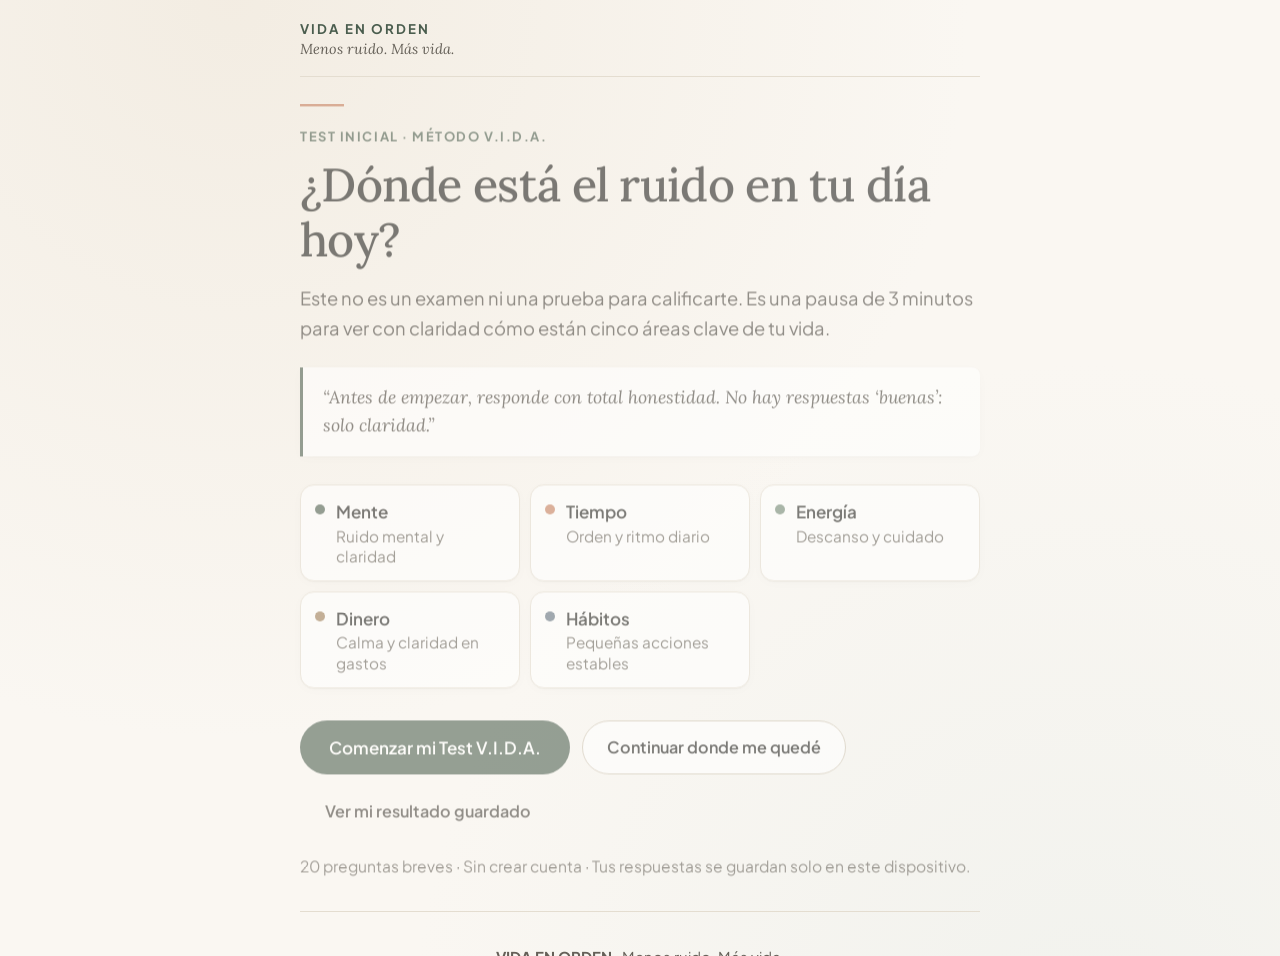
<file: index.html>
<!DOCTYPE html>
<html lang="es">
<head>
  <meta charset="UTF-8" />
  <meta http-equiv="refresh" content="0; url=./producto/webapp/index.html" />
  <meta name="viewport" content="width=device-width, initial-scale=1.0" />
  <title>VIDA EN ORDEN — Test V.I.D.A.</title>
  <style>
    body { font-family: -apple-system, BlinkMacSystemFont, sans-serif; background: #FAF7F2; color: #232320; display: grid; place-items: center; min-height: 100vh; margin: 0; }
    a { color: #4A5D4E; font-weight: 600; }
  </style>
</head>
<body>
  <p>Abriendo <a href="./producto/webapp/index.html">Test V.I.D.A. — VIDA EN ORDEN</a>...</p>
</body>
</html>
</file>
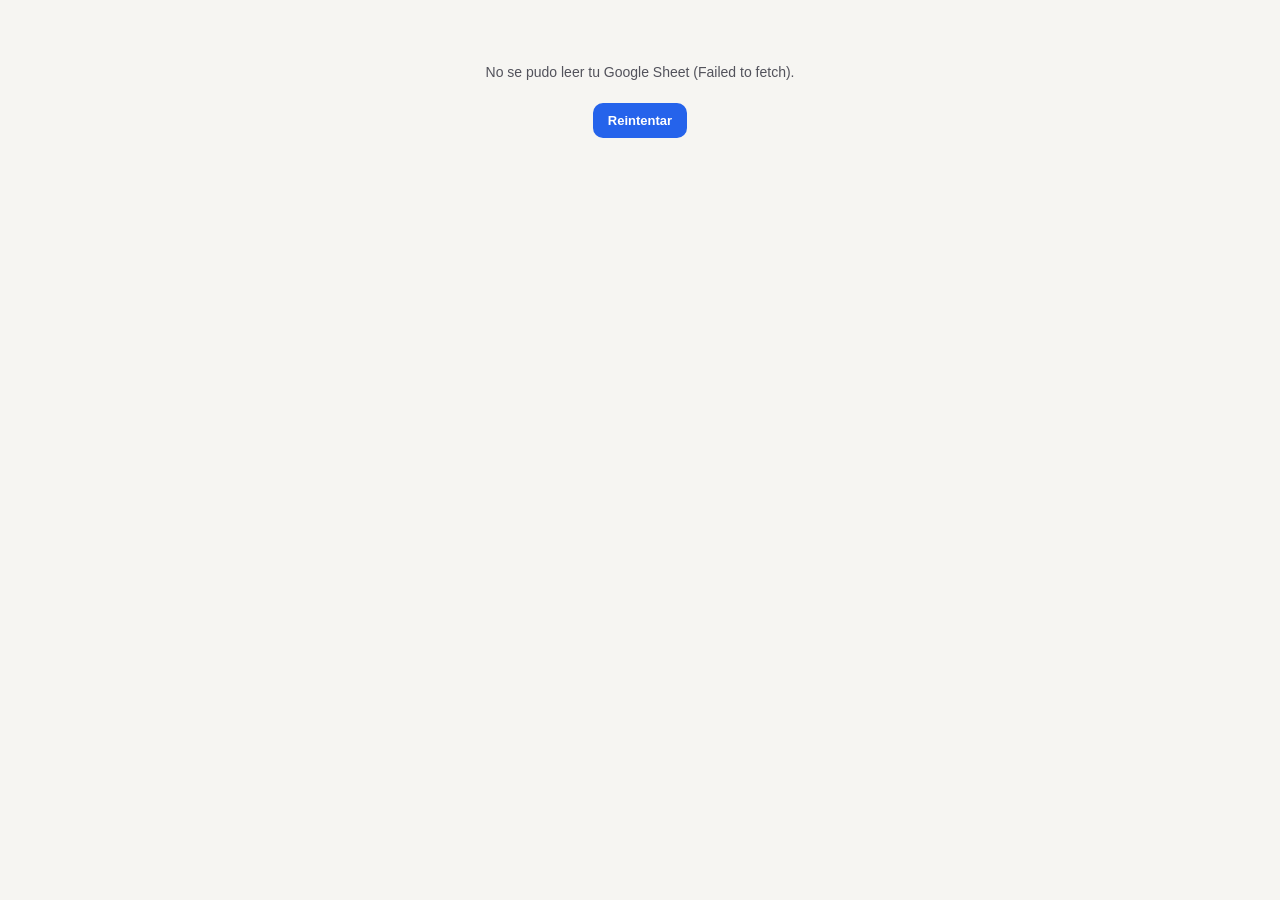
<file: m/index.html>
<!DOCTYPE html>
<html lang="es">
<head>
  <meta charset="UTF-8" />
  <meta name="viewport" content="width=device-width, initial-scale=1.0, viewport-fit=cover" />
  <meta name="apple-mobile-web-app-capable" content="yes" />
  <meta name="apple-mobile-web-app-status-bar-style" content="default" />
  <meta name="apple-mobile-web-app-title" content="Proyectos" />
  <meta name="robots" content="noindex, nofollow" />
  <link rel="apple-touch-icon" sizes="180x180" href="./apple-touch-icon.png" />
  <link rel="icon" type="image/png" sizes="180x180" href="./apple-touch-icon.png" />
  <title>Mis Proyectos — Kanban</title>
  <style>
    :root {
      --bg: #f6f5f2;
      --card: #ffffff;
      --card-inner: #faf9f6;
      --border: #e5e7eb;
      --fg: #18181b;
      --muted: #52525b;
      --accent: #2563eb;
      --accent-fg: #ffffff;
      --inst-bg: #eff6ff;
      --inst-bd: #bfdbfe;
      --ok: #16a34a;
      --warn-bg: #fef3c7;
      --warn-bd: #fde68a;
      --warn-fg: #92400e;
      --c1: #0f766e;
      --c2: #2563eb;
      --c3: #7c3aed;
      --c4: #c2410c;
      --c5: #db2777;
    }
    @media (prefers-color-scheme: dark) {
      :root {
        --bg: #0c0e12;
        --card: #161922;
        --card-inner: #10131a;
        --border: #272c38;
        --fg: #f4f4f5;
        --muted: #a1a1aa;
        --accent: #60a5fa;
        --accent-fg: #0c0e12;
        --inst-bg: #13203d;
        --inst-bd: #1e3a8a;
        --ok: #22c55e;
        --warn-bg: #451a03;
        --warn-bd: #78350f;
        --warn-fg: #fde68a;
        --c1: #2dd4bf;
        --c2: #60a5fa;
        --c3: #a78bfa;
        --c4: #fb923c;
        --c5: #f472b6;
      }
    }
    * { box-sizing: border-box; -webkit-tap-highlight-color: transparent; }
    body {
      margin: 0;
      padding: calc(14px + env(safe-area-inset-top)) 14px calc(36px + env(safe-area-inset-bottom));
      font-family: -apple-system, BlinkMacSystemFont, "SF Pro Text", "Segoe UI", Roboto, sans-serif;
      background: var(--bg);
      color: var(--fg);
      line-height: 1.45;
    }
    .wrap { max-width: 1440px; margin: 0 auto; }
    header {
      display: flex;
      justify-content: space-between;
      align-items: center;
      gap: 10px;
      margin-bottom: 14px;
      flex-wrap: wrap;
    }
    h1 { font-size: 21px; font-weight: 800; margin: 0; letter-spacing: -0.02em; }
    .meta { font-size: 12px; color: var(--muted); margin-top: 2px; }
    .head-actions { display: flex; gap: 8px; flex-shrink: 0; }
    .btn {
      padding: 9px 14px;
      border-radius: 10px;
      border: 1px solid var(--border);
      background: var(--card);
      color: var(--fg);
      font-size: 13px;
      font-weight: 600;
      cursor: pointer;
      text-decoration: none;
      display: inline-flex;
      align-items: center;
      justify-content: center;
      gap: 6px;
      flex-shrink: 0;
    }
    .btn-primary {
      background: var(--accent);
      color: var(--accent-fg);
      border-color: transparent;
    }
    .btn:active { opacity: 0.8; transform: scale(0.98); }
    .filters {
      display: flex;
      gap: 8px;
      overflow-x: auto;
      padding-bottom: 10px;
      margin-bottom: 10px;
      scrollbar-width: none;
    }
    .filters::-webkit-scrollbar { display: none; }
    .chip {
      padding: 7px 14px;
      border-radius: 999px;
      border: 1px solid var(--border);
      background: var(--card);
      color: var(--muted);
      font-size: 13px;
      font-weight: 600;
      white-space: nowrap;
      cursor: pointer;
    }
    .chip.active {
      background: var(--accent);
      color: var(--accent-fg);
      border-color: transparent;
    }

    .layout {
      display: grid;
      grid-template-columns: minmax(0, 1fr) 320px;
      gap: 16px;
      align-items: start;
    }
    @media (max-width: 1120px) {
      .layout { grid-template-columns: 1fr; }
    }

    .board {
      display: grid;
      grid-template-columns: repeat(4, minmax(0, 1fr));
      gap: 12px;
      align-items: start;
    }
    @media (max-width: 1320px) {
      .board { grid-template-columns: repeat(2, minmax(0, 1fr)); }
    }
    @media (max-width: 680px) {
      .board { grid-template-columns: 1fr; }
    }
    .col {
      background: var(--card);
      border: 1px solid var(--border);
      border-radius: 16px;
      padding: 13px;
      display: flex;
      flex-direction: column;
      gap: 11px;
    }
    .col-head {
      display: flex;
      justify-content: space-between;
      align-items: center;
      gap: 8px;
      padding-bottom: 9px;
      border-bottom: 1px solid var(--border);
    }
    .col-title {
      display: flex;
      align-items: center;
      gap: 7px;
      font-size: 14px;
      font-weight: 800;
      margin: 0;
    }
    .col-desc { font-size: 11px; color: var(--muted); margin-top: 2px; }
    .count {
      font-size: 12px;
      font-weight: 700;
      padding: 2px 9px;
      border-radius: 999px;
      background: var(--card-inner);
      border: 1px solid var(--border);
      color: var(--muted);
      font-variant-numeric: tabular-nums;
    }
    .dot { width: 9px; height: 9px; border-radius: 999px; flex-shrink: 0; }
    .card {
      background: var(--card-inner);
      border: 1px solid var(--border);
      border-radius: 14px;
      padding: 13px;
      display: flex;
      flex-direction: column;
      gap: 9px;
    }
    .card-top { display: flex; justify-content: space-between; align-items: flex-start; gap: 8px; }
    .card-name { display: flex; align-items: center; gap: 7px; font-size: 14px; font-weight: 800; margin: 0; }
    .card-date { font-size: 11px; color: var(--muted); margin-top: 2px; }
    .pct { font-size: 16px; font-weight: 800; font-variant-numeric: tabular-nums; flex-shrink: 0; }
    .bar { height: 6px; background: var(--border); border-radius: 999px; overflow: hidden; }
    .fill { height: 100%; border-radius: 999px; }
    .box-inst {
      background: var(--inst-bg);
      border: 1px solid var(--inst-bd);
      border-radius: 10px;
      padding: 8px 10px;
    }
    .box-warn {
      background: var(--warn-bg);
      border: 1px solid var(--warn-bd);
      color: var(--warn-fg);
      border-radius: 10px;
      padding: 8px 10px;
      font-size: 12px;
    }
    .box-next {
      background: var(--card);
      border: 1px solid var(--border);
      border-radius: 10px;
      padding: 8px 10px;
    }
    .lbl {
      font-size: 11px;
      font-weight: 700;
      text-transform: uppercase;
      letter-spacing: 0.03em;
      color: var(--muted);
      margin-bottom: 3px;
    }
    .box-inst .lbl { color: var(--accent); }
    .box-inst p { margin: 0; font-size: 13px; font-weight: 600; color: var(--fg); }
    .txt { margin: 0; font-size: 13px; color: var(--muted); }
    .box-next p { margin: 0; font-size: 13px; color: var(--fg); }
    .empty {
      border: 1px dashed var(--border);
      border-radius: 12px;
      padding: 18px 10px;
      text-align: center;
      font-size: 12px;
      color: var(--muted);
    }

    .notes-panel {
      background: var(--card);
      border: 1px solid var(--border);
      border-radius: 16px;
      padding: 15px;
      display: flex;
      flex-direction: column;
      gap: 11px;
      position: sticky;
      top: 14px;
    }
    .notes-head {
      display: flex;
      justify-content: space-between;
      align-items: center;
      gap: 8px;
      padding-bottom: 9px;
      border-bottom: 1px solid var(--border);
    }
    .notes-head h2 { font-size: 15px; font-weight: 800; margin: 0; }
    .notes-sub { font-size: 11px; color: var(--muted); margin-top: 2px; }
    .note-list { display: flex; flex-direction: column; gap: 9px; }
    .note-card {
      background: var(--card-inner);
      border: 1px solid var(--border);
      border-radius: 12px;
      padding: 11px;
      display: flex;
      flex-direction: column;
      gap: 5px;
    }
    .note-proj {
      display: flex;
      align-items: center;
      gap: 6px;
      font-size: 12px;
      font-weight: 800;
      color: var(--fg);
    }
    .note-text {
      margin: 0;
      font-size: 13px;
      color: var(--fg);
      white-space: pre-wrap;
      word-break: break-word;
    }
    .notes-actions {
      display: flex;
      flex-direction: column;
      gap: 8px;
      padding-top: 8px;
      border-top: 1px solid var(--border);
    }
    .notes-actions .btn { width: 100%; }
    .toast {
      position: fixed;
      bottom: 20px;
      right: 16px;
      background: var(--fg);
      color: var(--bg);
      padding: 10px 14px;
      border-radius: 10px;
      font-size: 12px;
      font-weight: 600;
      display: none;
      z-index: 99;
    }
    .err-bar {
      background: var(--warn-bg);
      color: var(--warn-fg);
      border-radius: 10px;
      padding: 10px 12px;
      font-size: 12px;
      margin-bottom: 12px;
    }
    .center-msg { text-align: center; color: var(--muted); padding: 48px 16px; font-size: 14px; }
  </style>
</head>
<body>
  <div id="root" class="wrap">
    <div class="center-msg">Cargando tu tablero desde Google Sheets...</div>
  </div>
  <div id="toast" class="toast"></div>

  <script>
    (function () {
      const SHEET_CSV_URL = 'https://docs.google.com/spreadsheets/d/e/2PACX-1vQQvAqRtPj_lLBGKCvmbcWI3wLH4lWmuTjyJDMoUFYXm4DWfJqzNTVH6kmYKt-qrTUp8caF68bpBpg8/pub?output=csv';
      const SHEET_EDIT_URL = 'https://docs.google.com/spreadsheets/d/18rWDt3eQQqrQWvTqwOR3hwNJC5tNNxQdo_WN72nXnz4/edit';
      const CACHE_KEY = 'kanban_sheet_cache_v3';

      const COLUMNS = [
        { id: 'Listo hoy', title: '⚡ Listo hoy', desc: 'Puedes avanzar ahora', dot: 'var(--ok)' },
        { id: 'En marcha', title: '⚙️ En marcha', desc: 'Avanzando o en proceso', dot: 'var(--accent)' },
        { id: 'En espera', title: '⏸️ En espera', desc: 'En pausa o por límite', dot: '#d97706' },
        { id: 'Entregado', title: '✅ Entregado', desc: 'Bloque cerrado', dot: 'var(--muted)' }
      ];

      const GROUP_COLORS = {
        'VIDA EN ORDEN': 'var(--c1)',
        'EducArte': 'var(--c2)',
        'Motivación': 'var(--c3)',
        'Arcoíris de Fe': 'var(--c5)'
      };
      const FALLBACK_COLORS = ['var(--c1)', 'var(--c2)', 'var(--c3)', 'var(--c4)', 'var(--c5)'];

      let currentRows = [];
      let selectedGroup = 'Todos';
      let lastSyncLabel = '';
      let lastError = '';

      function esc(s) {
        return String(s || '')
          .replace(/&/g, '&amp;')
          .replace(/</g, '&lt;')
          .replace(/>/g, '&gt;')
          .replace(/"/g, '&quot;');
      }

      function showToast(msg) {
        const el = document.getElementById('toast');
        el.textContent = msg;
        el.style.display = 'block';
        clearTimeout(el._t);
        el._t = setTimeout(() => { el.style.display = 'none'; }, 2200);
      }

      function copyText(text, okMsg) {
        if (navigator.clipboard && navigator.clipboard.writeText) {
          navigator.clipboard.writeText(text).then(() => showToast(okMsg)).catch(() => fallbackCopy(text, okMsg));
        } else {
          fallbackCopy(text, okMsg);
        }
      }

      function fallbackCopy(text, okMsg) {
        const ta = document.createElement('textarea');
        ta.value = text;
        document.body.appendChild(ta);
        ta.select();
        try { document.execCommand('copy'); showToast(okMsg); } catch (_) { showToast('No se pudo copiar'); }
        document.body.removeChild(ta);
      }

      function parseCSV(text) {
        const rows = [];
        let row = [];
        let field = '';
        let inQuotes = false;
        const clean = text.replace(/^\uFEFF/, '');

        for (let i = 0; i < clean.length; i++) {
          const ch = clean[i];
          const next = clean[i + 1];
          if (inQuotes) {
            if (ch === '"' && next === '"') {
              field += '"';
              i++;
            } else if (ch === '"') {
              inQuotes = false;
            } else {
              field += ch;
            }
          } else {
            if (ch === '"') {
              inQuotes = true;
            } else if (ch === ',') {
              row.push(field);
              field = '';
            } else if (ch === '\r' && next === '\n') {
              row.push(field);
              rows.push(row);
              row = [];
              field = '';
              i++;
            } else if (ch === '\n' || ch === '\r') {
              row.push(field);
              rows.push(row);
              row = [];
              field = '';
            } else {
              field += ch;
            }
          }
        }
        if (field.length > 0 || row.length > 0) {
          row.push(field);
          rows.push(row);
        }
        if (rows.length < 2) return [];

        const headers = rows[0].map(h => h.trim().toLowerCase());
        return rows.slice(1)
          .filter(r => r.some(cell => cell && cell.trim() !== ''))
          .map(r => {
            const obj = {};
            headers.forEach((h, idx) => { obj[h] = (r[idx] || '').trim(); });
            return obj;
          });
      }

      function normalizeColumn(val) {
        const v = String(val || '').trim().toLowerCase();
        if (v.includes('listo') || v.includes('hacer')) return 'Listo hoy';
        if (v.includes('marcha') || v.includes('curso') || v.includes('proceso')) return 'En marcha';
        if (v.includes('espera') || v.includes('pausa') || v.includes('bloque')) return 'En espera';
        if (v.includes('entreg') || v.includes('cerrad') || v.includes('termin')) return 'Entregado';
        return 'En marcha';
      }

      function pickColor(item, idx) {
        if (String(item.proyecto || '').toLowerCase().includes('reel')) return 'var(--c4)';
        return GROUP_COLORS[item.grupo] || FALLBACK_COLORS[idx % FALLBACK_COLORS.length];
      }

      function renderNotesSection(visibleRows) {
        const withNotes = visibleRows.filter(r => r.notas && r.notas.trim() !== '');
        const listHtml = withNotes.length ? withNotes.map((r, idx) => {
          const color = pickColor(r, idx);
          return `
            <div class="note-card">
              <div class="note-proj">
                <span class="dot" style="background:${color}"></span>
                <span>${esc(r.proyecto)}</span>
              </div>
              <p class="note-text">${esc(r.notas)}</p>
            </div>
          `;
        }).join('') : `
          <div class="empty">
            Todavía no hay notas escritas.<br><br>
            Escribe en la columna <strong>notas</strong> de tu Google Sheet y aparecerán aquí en iPhone y Mac.
          </div>
        `;

        return `
          <aside id="notes-anchor" class="notes-panel">
            <div class="notes-head">
              <div>
                <h2>📝 Mis notas</h2>
                <div class="notes-sub">Leídas directo de tu Google Sheet</div>
              </div>
              <span class="count">${withNotes.length}</span>
            </div>
            <div class="note-list">${listHtml}</div>
            <div class="notes-actions">
              <a href="${SHEET_EDIT_URL}" target="_blank" rel="noopener noreferrer" class="btn btn-primary">✏️ Escribir o editar en la hoja</a>
              ${withNotes.length ? `<button type="button" id="btn-copy-notes" class="btn">📋 Copiar notas para el chat</button>` : ''}
            </div>
          </aside>
        `;
      }

      function render() {
        const groups = ['Todos'];
        currentRows.forEach(r => {
          if (r.grupo && !groups.includes(r.grupo)) groups.push(r.grupo);
        });

        const visible = selectedGroup === 'Todos'
          ? currentRows
          : currentRows.filter(r => r.grupo === selectedGroup);

        const filtersHtml = groups.map(g =>
          `<button type="button" data-group="${esc(g)}" class="chip ${g === selectedGroup ? 'active' : ''}">${esc(g)}</button>`
        ).join('');

        const boardHtml = COLUMNS.map(col => {
          const items = visible.filter(r => normalizeColumn(r.columna) === col.id);
          const cardsHtml = items.length ? items.map((c, idx) => {
            const pct = Math.max(0, Math.min(100, parseInt(c.avance, 10) || 0));
            const color = pickColor(c, idx);
            return `
              <article class="card">
                <div class="card-top">
                  <div>
                    <h3 class="card-name">
                      <span class="dot" style="background:${color}"></span>
                      <span>${esc(c.proyecto)}</span>
                    </h3>
                    <div class="card-date">${esc(c.fecha)}</div>
                  </div>
                  <div class="pct" style="color:${color}">${pct}%</div>
                </div>
                <div class="bar"><div class="fill" style="width:${pct}%;background:${color}"></div></div>
                <div class="box-inst">
                  <div class="lbl">Último que pediste</div>
                  <p>${esc(c.ultima_instruccion)}</p>
                </div>
                ${c.bloqueo ? `<div class="box-warn"><b>Pausa:</b> ${esc(c.bloqueo)}</div>` : ''}
                <div>
                  <div class="lbl">Qué hicimos</div>
                  <p class="txt">${esc(c.que_hicimos)}</p>
                </div>
                <div class="box-next">
                  <div class="lbl">Qué sigue</div>
                  <p>${esc(c.que_sigue)}</p>
                </div>
              </article>
            `;
          }).join('') : `<div class="empty">Nada aquí por ahora</div>`;

          return `
            <section class="col">
              <div class="col-head">
                <div>
                  <h2 class="col-title">
                    <span class="dot" style="background:${col.dot}"></span>
                    <span>${col.title}</span>
                  </h2>
                  <div class="col-desc">${col.desc}</div>
                </div>
                <span class="count">${items.length}</span>
              </div>
              ${cardsHtml}
            </section>
          `;
        }).join('');

        const notesCount = visible.filter(r => r.notas && r.notas.trim() !== '').length;

        document.getElementById('root').innerHTML = `
          <header>
            <div>
              <h1>Mis Proyectos</h1>
              <div class="meta">${esc(lastSyncLabel || 'Conectado a tu Google Sheet')}</div>
            </div>
            <div class="head-actions">
              <button id="btn-jump-notes" type="button" class="btn">📝 Notas (${notesCount})</button>
              <button id="btn-refresh" type="button" class="btn btn-primary">↻ Actualizar</button>
            </div>
          </header>
          ${lastError ? `<div class="err-bar">${esc(lastError)}</div>` : ''}
          <div class="filters">${filtersHtml}</div>
          <div class="layout">
            <main class="board">${boardHtml}</main>
            ${renderNotesSection(visible)}
          </div>
        `;

        document.getElementById('btn-refresh').addEventListener('click', loadFromSheet);
        document.getElementById('btn-jump-notes').addEventListener('click', () => {
          const el = document.getElementById('notes-anchor');
          if (el) el.scrollIntoView({ behavior: 'smooth', block: 'start' });
        });

        document.querySelectorAll('[data-group]').forEach(btn => {
          btn.addEventListener('click', () => {
            selectedGroup = btn.dataset.group;
            render();
          });
        });

        const copyBtn = document.getElementById('btn-copy-notes');
        if (copyBtn) {
          copyBtn.addEventListener('click', () => {
            const withNotes = visible.filter(r => r.notas && r.notas.trim() !== '');
            const lines = ['Aquí van mis notas del tablero para seguirle:', ''];
            withNotes.forEach(r => lines.push(`• [${r.proyecto}] ${r.notas}`));
            copyText(lines.join('\n'), 'Notas copiadas');
          });
        }
      }

      async function loadFromSheet() {
        try {
          const cached = localStorage.getItem(CACHE_KEY);
          if (cached && currentRows.length === 0) {
            currentRows = JSON.parse(cached);
            lastSyncLabel = 'Actualizando desde tu hoja...';
            render();
          }
        } catch (_) {}

        try {
          const res = await fetch(SHEET_CSV_URL + '&_t=' + Date.now(), {
            method: 'GET',
            credentials: 'omit',
            cache: 'no-store'
          });
          if (!res.ok) throw new Error('HTTP ' + res.status);
          const csvText = await res.text();
          const parsed = parseCSV(csvText);
          if (!parsed.length) throw new Error('Hoja vacía');
          currentRows = parsed;
          lastError = '';
          const hora = new Date().toLocaleTimeString('es-MX', { hour: '2-digit', minute: '2-digit' });
          lastSyncLabel = 'En vivo desde Google Sheets · ' + hora;
          try { localStorage.setItem(CACHE_KEY, JSON.stringify(parsed)); } catch (_) {}
          render();
        } catch (err) {
          lastError = 'No se pudo actualizar ahora (' + err.message + ').';
          if (currentRows.length) {
            lastSyncLabel = 'Mostrando última copia guardada';
            render();
          } else {
            document.getElementById('root').innerHTML =
              '<div class="center-msg">No se pudo leer tu Google Sheet (' + esc(err.message) + ').<br><br><button class="btn btn-primary" onclick="location.reload()">Reintentar</button></div>';
          }
        }
      }

      loadFromSheet();
    })();
  </script>
</body>
</html>
</file>
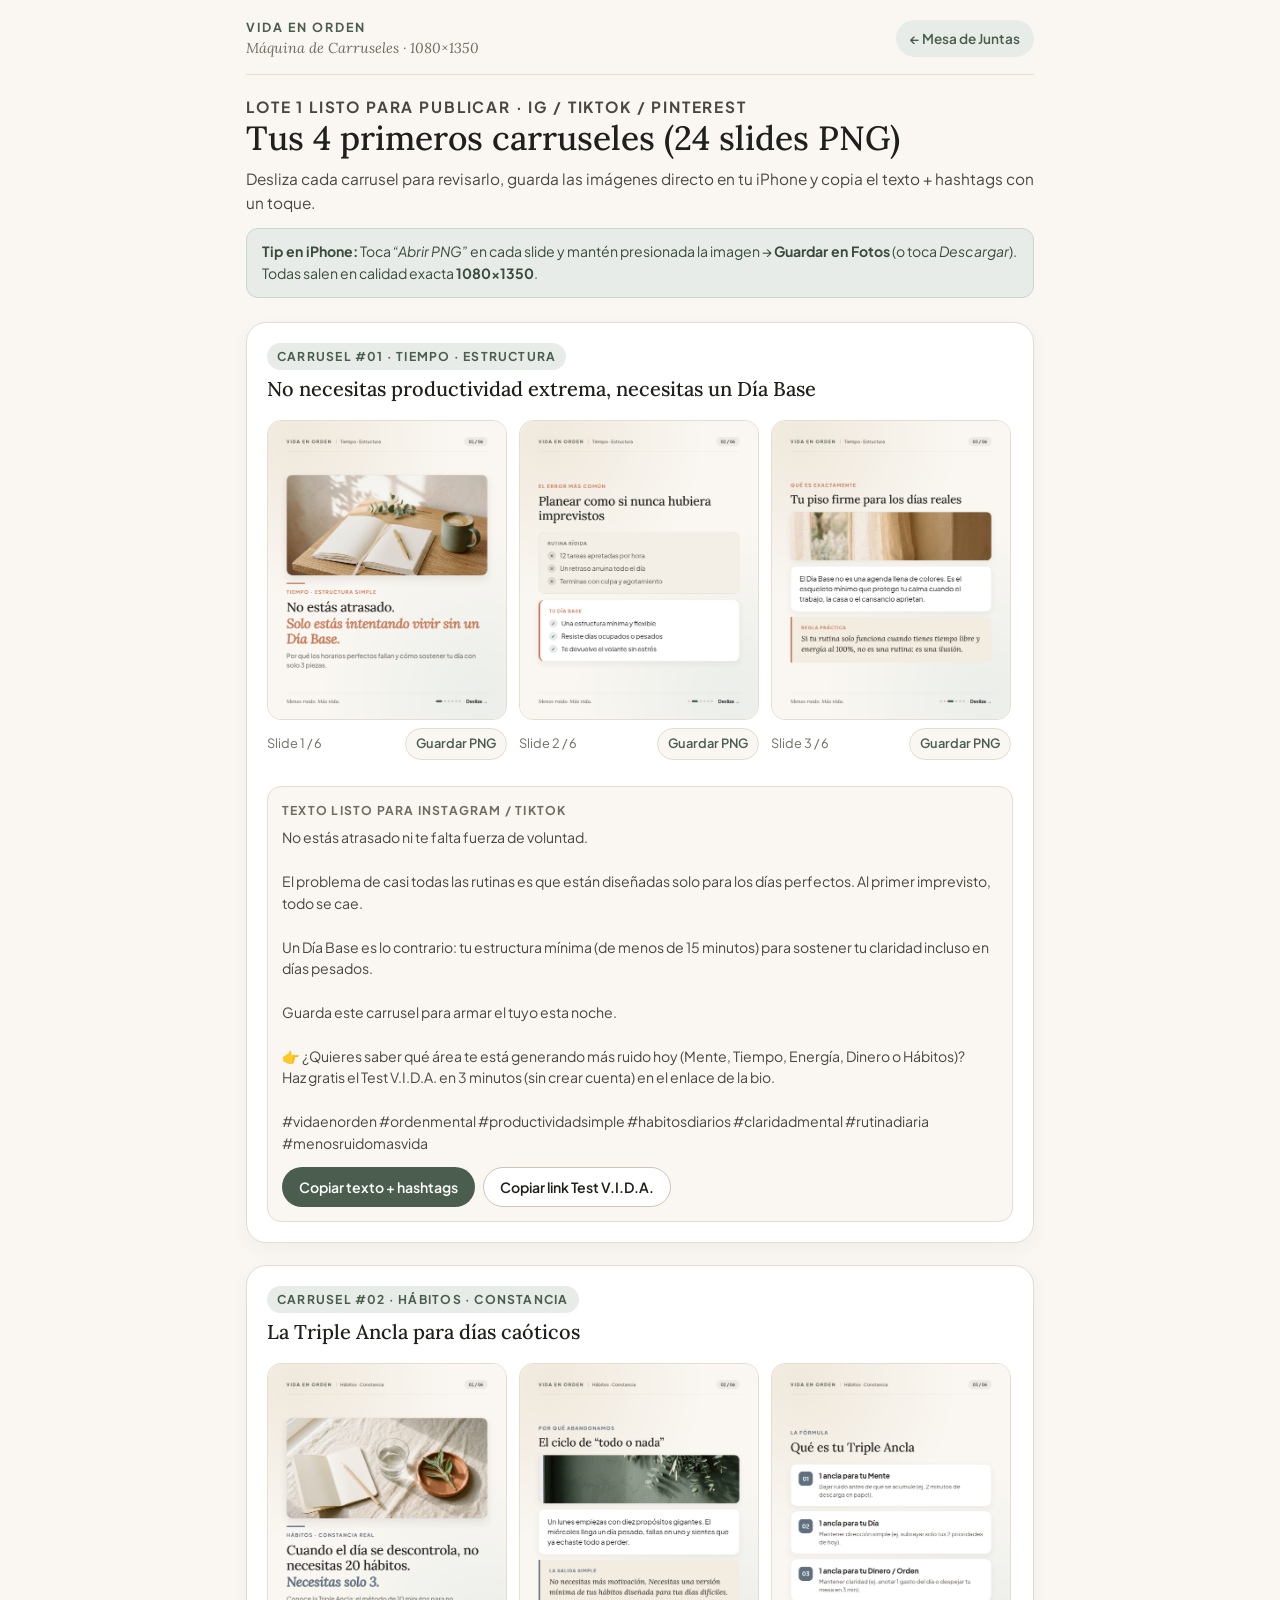
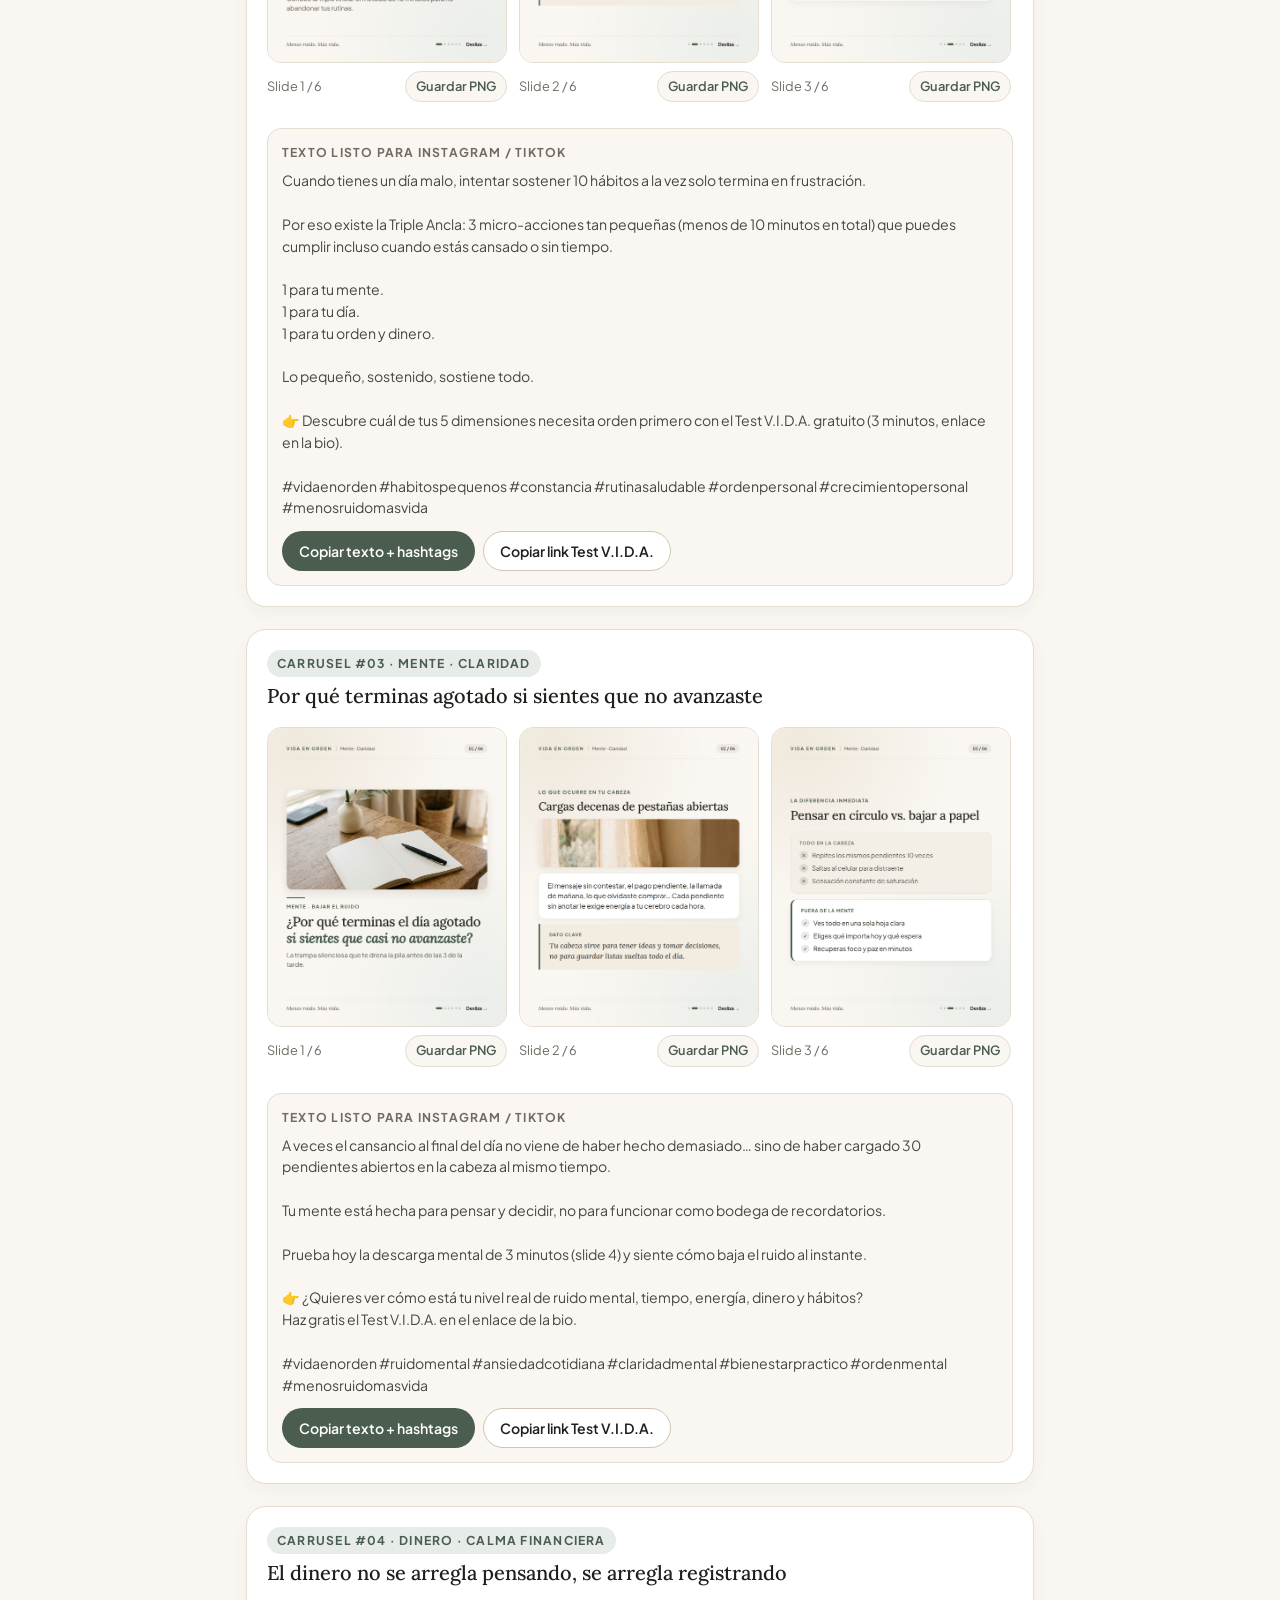
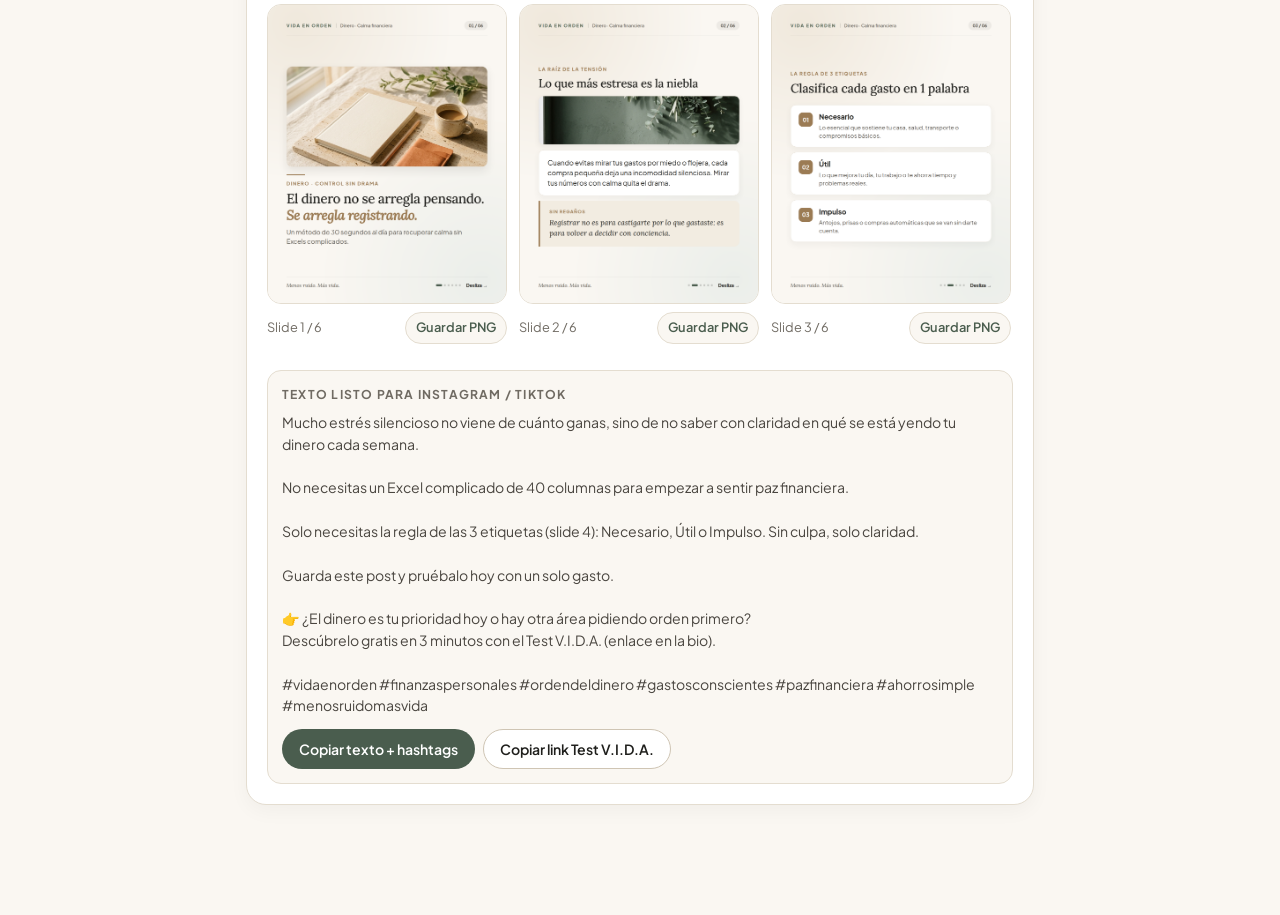
<file: marketing/carruseles/index.html>
<!DOCTYPE html>
<html lang="es">
<head>
  <meta charset="UTF-8" />
  <meta name="viewport" content="width=device-width, initial-scale=1.0, viewport-fit=cover" />
  <title>Carruseles Listos — VIDA EN ORDEN</title>
  <meta name="theme-color" content="#FAF7F2" />
  <link rel="preconnect" href="https://fonts.googleapis.com" />
  <link rel="preconnect" href="https://fonts.gstatic.com" crossorigin />
  <link href="https://fonts.googleapis.com/css2?family=Lora:ital,wght@0,500;0,600;1,400&family=Plus+Jakarta+Sans:wght@400;500;600;700&display=swap" rel="stylesheet" />
  <style>
    :root {
      --bg: #FAF7F2;
      --surface: #FFFFFF;
      --muted: #F2ECE1;
      --text: #1F1F1C;
      --text-sec: #4A4640;
      --text-muted: #706B63;
      --primary: #4A5D4E;
      --primary-hover: #3B4B3E;
      --primary-soft: #E7ECE8;
      --accent: #C67D5B;
      --border: #E4DDD0;
    }
    * { box-sizing: border-box; }
    body {
      margin: 0;
      font-family: 'Plus Jakarta Sans', -apple-system, BlinkMacSystemFont, sans-serif;
      background: var(--bg);
      color: var(--text);
      line-height: 1.55;
      padding-bottom: 48px;
    }
    .shell {
      max-width: 820px;
      margin: 0 auto;
      padding: 18px 16px 40px;
    }
    .topbar {
      display: flex;
      justify-content: space-between;
      align-items: center;
      gap: 12px;
      padding-bottom: 14px;
      margin-bottom: 20px;
      border-bottom: 1px solid var(--border);
    }
    .brand {
      display: flex;
      flex-direction: column;
    }
    .brand strong {
      font-size: 0.78rem;
      letter-spacing: 0.16em;
      color: var(--primary);
    }
    .brand span {
      font-family: 'Lora', Georgia, serif;
      font-style: italic;
      font-size: 0.9rem;
      color: var(--text-muted);
    }
    .back-link {
      text-decoration: none;
      font-size: 0.85rem;
      font-weight: 600;
      color: var(--primary);
      background: var(--primary-soft);
      padding: 8px 14px;
      border-radius: 999px;
      white-space: nowrap;
    }
    .hero {
      margin-bottom: 24px;
    }
    .eyebrow {
      margin: 0 0 6px;
      font-size: 0.78rem;
      font-weight: 700;
      text-transform: uppercase;
      letter-spacing: 0.12em;
      color: var(--accent);
    }
    h1 {
      margin: 0 0 8px;
      font-family: 'Lora', Georgia, serif;
      font-size: clamp(1.6rem, 5vw, 2.1rem);
      font-weight: 500;
      line-height: 1.2;
    }
    .hero p {
      margin: 0;
      color: var(--text-sec);
      font-size: 0.96rem;
    }
    .tip-box {
      margin-top: 14px;
      padding: 12px 15px;
      background: var(--primary-soft);
      border: 1px solid #C8D6CB;
      border-radius: 12px;
      font-size: 0.88rem;
      color: var(--primary-hover);
    }
    .carousel-card {
      background: var(--surface);
      border: 1px solid var(--border);
      border-radius: 20px;
      padding: 20px;
      margin-bottom: 22px;
      box-shadow: 0 6px 20px rgba(35, 35, 32, 0.04);
    }
    .c-head {
      display: flex;
      justify-content: space-between;
      align-items: flex-start;
      gap: 12px;
      margin-bottom: 14px;
    }
    .c-tag {
      display: inline-block;
      font-size: 0.76rem;
      font-weight: 700;
      text-transform: uppercase;
      letter-spacing: 0.1em;
      color: var(--primary);
      background: var(--primary-soft);
      padding: 4px 10px;
      border-radius: 999px;
      margin-bottom: 6px;
    }
    .c-title {
      margin: 0;
      font-family: 'Lora', Georgia, serif;
      font-size: 1.25rem;
      font-weight: 500;
      line-height: 1.3;
    }
    .slides-rail {
      display: flex;
      gap: 12px;
      overflow-x: auto;
      scroll-snap-type: x mandatory;
      padding: 4px 2px 14px;
      -webkit-overflow-scrolling: touch;
    }
    .slide-item {
      flex: 0 0 240px;
      scroll-snap-align: start;
      display: flex;
      flex-direction: column;
      gap: 8px;
    }
    .slide-item img {
      width: 100%;
      aspect-ratio: 4 / 5;
      object-fit: cover;
      border-radius: 14px;
      border: 1px solid var(--border);
      display: block;
      background: var(--muted);
    }
    .slide-actions {
      display: flex;
      justify-content: space-between;
      align-items: center;
      font-size: 0.8rem;
      color: var(--text-muted);
    }
    .slide-dl {
      text-decoration: none;
      font-weight: 600;
      color: var(--primary);
      background: var(--bg);
      border: 1px solid var(--border);
      padding: 5px 10px;
      border-radius: 999px;
    }
    .caption-box {
      margin-top: 12px;
      padding: 14px;
      background: var(--bg);
      border: 1px solid var(--border);
      border-radius: 14px;
    }
    .caption-label {
      font-size: 0.76rem;
      font-weight: 700;
      text-transform: uppercase;
      letter-spacing: 0.1em;
      color: var(--text-muted);
      margin: 0 0 8px;
    }
    .caption-text {
      margin: 0 0 12px;
      font-size: 0.88rem;
      white-space: pre-line;
      color: var(--text-sec);
    }
    .btn-row {
      display: flex;
      flex-wrap: wrap;
      gap: 8px;
    }
    .btn {
      font-family: inherit;
      font-size: 0.88rem;
      font-weight: 600;
      border-radius: 999px;
      padding: 10px 16px;
      cursor: pointer;
      border: 1px solid transparent;
      touch-action: manipulation;
    }
    .btn-primary {
      background: var(--primary);
      color: #FFFFFF;
    }
    .btn-secondary {
      background: var(--surface);
      color: var(--text);
      border-color: #CFC5B4;
    }
    .toast {
      position: fixed;
      bottom: 20px;
      left: 50%;
      transform: translateX(-50%);
      background: var(--text);
      color: #FFFFFF;
      padding: 11px 18px;
      border-radius: 999px;
      font-size: 0.88rem;
      font-weight: 500;
      box-shadow: 0 10px 26px rgba(0, 0, 0, 0.22);
      z-index: 50;
    }
  </style>
</head>
<body>
  <div class="shell">
    <header class="topbar">
      <div class="brand">
        <strong>VIDA EN ORDEN</strong>
        <span>Máquina de Carruseles · 1080×1350</span>
      </div>
      <a class="back-link" href="../../mesa-de-juntas/panel-movil/index.html">← Mesa de Juntas</a>
    </header>

    <section class="hero">
      <p class="eyebrow">Lote 1 listo para publicar · IG / TikTok / Pinterest</p>
      <h1>Tus 4 primeros carruseles (24 slides PNG)</h1>
      <p>Desliza cada carrusel para revisarlo, guarda las imágenes directo en tu iPhone y copia el texto + hashtags con un toque.</p>
      <div class="tip-box">
        <strong>Tip en iPhone:</strong> Toca <em>“Abrir PNG”</em> en cada slide y mantén presionada la imagen → <strong>Guardar en Fotos</strong> (o toca <em>Descargar</em>). Todas salen en calidad exacta <strong>1080×1350</strong>.
      </div>
    </section>

    <div id="gallery-root">Cargando carruseles...</div>
  </div>

  <div id="toast" class="toast" hidden></div>

  <script>
    const root = document.getElementById('gallery-root');
    const toast = document.getElementById('toast');
    let timer = null;

    function showToast(msg) {
      toast.textContent = msg;
      toast.hidden = false;
      clearTimeout(timer);
      timer = setTimeout(() => { toast.hidden = true; }, 2600);
    }

    async function copyText(text, msg) {
      try {
        await navigator.clipboard.writeText(text);
        showToast(msg);
      } catch (e) {
        const ta = document.createElement('textarea');
        ta.value = text;
        document.body.appendChild(ta);
        ta.select();
        document.execCommand('copy');
        ta.remove();
        showToast(msg);
      }
    }

    fetch('./output/manifest.json?v=2')
      .then(r => r.json())
      .then(data => {
        root.innerHTML = '';
        data.carruseles.forEach(c => {
          const card = document.createElement('article');
          card.className = 'carousel-card';

          const slidesHtml = c.slides.map((src, idx) => `
            <div class="slide-item">
              <a href="${src}?v=2" target="_blank" rel="noopener">
                <img src="${src}?v=2" alt="Carrusel ${c.numero} Slide ${idx + 1}" loading="lazy" />
              </a>
              <div class="slide-actions">
                <span>Slide ${idx + 1} / ${c.slides.length}</span>
                <a class="slide-dl" href="${src}?v=2" download="${c.id}-slide-0${idx + 1}.png">Guardar PNG</a>
              </div>
            </div>
          `).join('');

          const fullCopy = `${c.captionIG}\n\n${c.hashtags}`;
          card.innerHTML = `
            <div class="c-head">
              <div>
                <span class="c-tag">Carrusel #${c.numero} · ${c.pilar}</span>
                <h2 class="c-title">${c.titulo}</h2>
              </div>
            </div>
            <div class="slides-rail">${slidesHtml}</div>
            <div class="caption-box">
              <p class="caption-label">Texto listo para Instagram / TikTok</p>
              <p class="caption-text">${c.captionIG}\n\n${c.hashtags}</p>
              <div class="btn-row">
                <button type="button" class="btn btn-primary btn-copy-full">Copiar texto + hashtags</button>
                <button type="button" class="btn btn-secondary btn-copy-link">Copiar link Test V.I.D.A.</button>
              </div>
            </div>
          `;

          card.querySelector('.btn-copy-full').addEventListener('click', () => {
            copyText(fullCopy, `Texto del Carrusel #${c.numero} copiado`);
          });
          card.querySelector('.btn-copy-link').addEventListener('click', () => {
            copyText('https://karocris-design.github.io/vida-en-orden/', 'Enlace del Test V.I.D.A. copiado');
          });

          root.appendChild(card);
        });
      })
      .catch(() => {
        root.textContent = 'No se pudo cargar manifest.json. Ejecuta python3 marketing/carruseles/generar.py.';
      });
  </script>
</body>
</html>
</file>
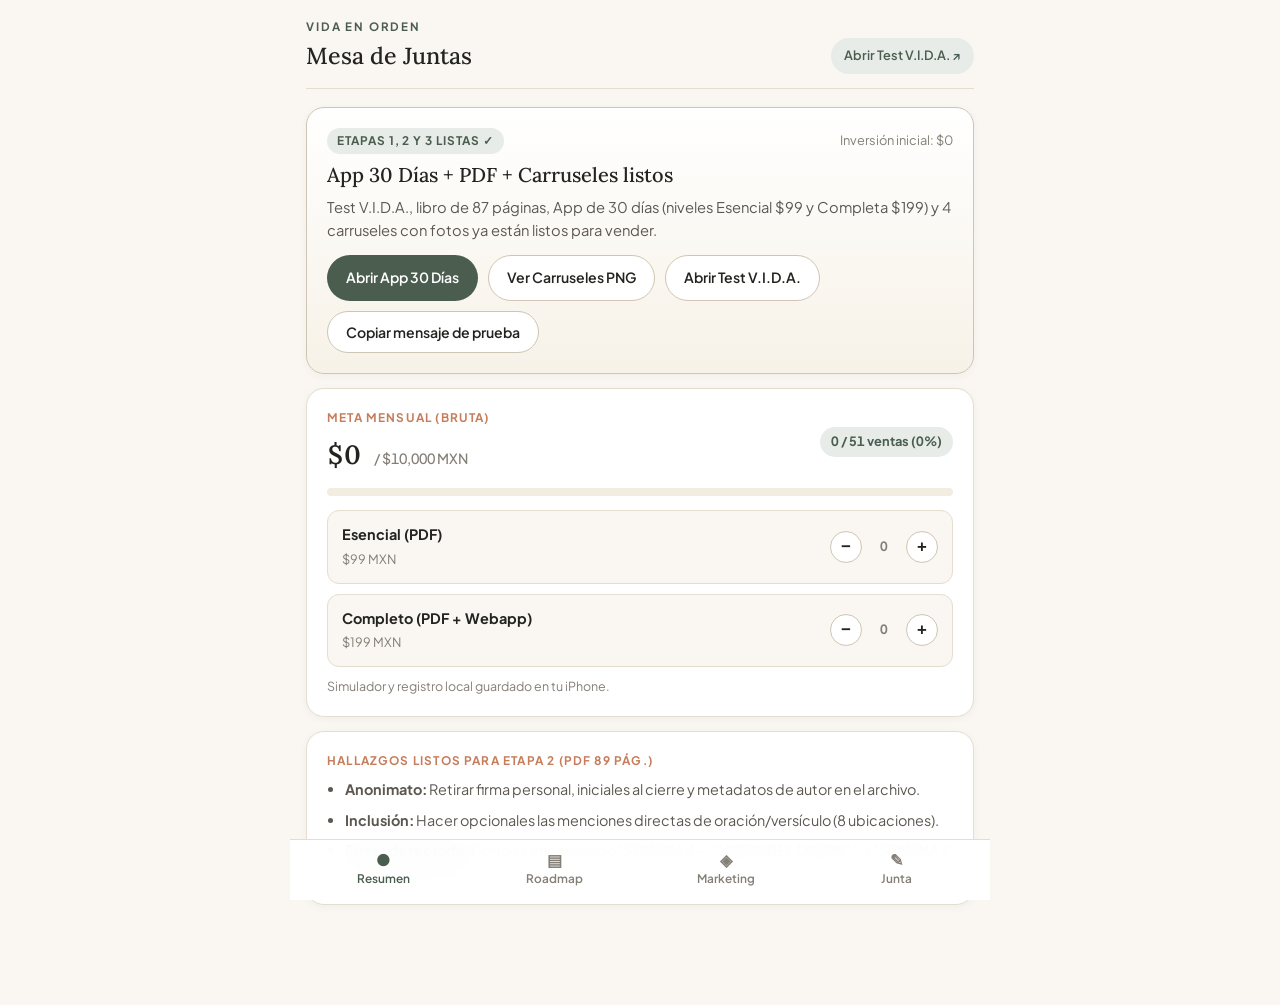
<file: mesa-de-juntas/panel-movil/index.html>
<!DOCTYPE html>
<html lang="es">
<head>
  <meta charset="UTF-8" />
  <meta name="viewport" content="width=device-width, initial-scale=1.0, viewport-fit=cover" />
  <title>Mesa de Juntas — VIDA EN ORDEN</title>
  <meta name="description" content="Panel ejecutivo móvil para dirigir VIDA EN ORDEN desde el iPhone: roadmap, meta mensual, aprobación de contenido y acuerdos." />
  <meta name="apple-mobile-web-app-capable" content="yes" />
  <meta name="apple-mobile-web-app-status-bar-style" content="default" />
  <link rel="preconnect" href="https://fonts.googleapis.com" />
  <link rel="preconnect" href="https://fonts.gstatic.com" crossorigin />
  <link href="https://fonts.googleapis.com/css2?family=Lora:ital,wght@0,500;0,600;1,400&family=Plus+Jakarta+Sans:wght@400;500;600;700&display=swap" rel="stylesheet" />
  <link rel="stylesheet" href="./styles.css" />
</head>
<body>
  <div class="shell">
    <header class="topbar">
      <div>
        <span class="kicker">VIDA EN ORDEN</span>
        <h1 class="top-title">Mesa de Juntas</h1>
      </div>
      <a href="../../producto/webapp/index.html" class="pill-link" target="_blank" rel="noopener">
        Abrir Test V.I.D.A. ↗
      </a>
    </header>

    <main class="content">
      <!-- TAB 1: RESUMEN -->
      <section id="tab-resumen" class="tab-panel active" aria-label="Resumen ejecutivo">
        <article class="card highlight-card">
          <div class="card-row-between">
            <span class="badge-stage">Etapas 1, 2 y 3 listas ✓</span>
            <span class="meta-muted">Inversión inicial: $0</span>
          </div>
          <h2 class="card-serif-title">App 30 Días + PDF + Carruseles listos</h2>
          <p class="card-copy">
            Test V.I.D.A., libro de 87 páginas, App de 30 días (niveles Esencial $99 y Completa $199) y 4 carruseles con fotos ya están listos para vender.
          </p>
          <div class="quick-actions">
            <a href="../../producto/webapp/sistema/index.html" class="btn btn-primary">Abrir App 30 Días</a>
            <a href="../../marketing/carruseles/index.html" class="btn btn-secondary">Ver Carruseles PNG</a>
            <a href="../../producto/webapp/index.html" class="btn btn-secondary">Abrir Test V.I.D.A.</a>
            <button type="button" id="btn-share-test" class="btn btn-secondary">Copiar mensaje de prueba</button>
          </div>
        </article>

        <!-- META MENSUAL -->
        <article class="card">
          <div class="card-row-between">
            <div>
              <span class="section-label">Meta mensual (bruta)</span>
              <h3 class="metric-big" id="revenue-display">$0 <span class="metric-goal">/ $10,000 MXN</span></h3>
            </div>
            <span class="sales-pill" id="sales-count-pill">0 / 51 ventas</span>
          </div>

          <div class="bar-track">
            <div id="revenue-bar" class="bar-fill" style="width: 0%;"></div>
          </div>

          <div class="sales-controls">
            <div class="tier-counter">
              <div>
                <strong>Esencial (PDF)</strong>
                <span>$99 MXN</span>
              </div>
              <div class="stepper">
                <button type="button" class="step-btn" data-tier="esencial" data-delta="-1" aria-label="Restar venta Esencial">−</button>
                <span id="count-esencial" class="step-num">0</span>
                <button type="button" class="step-btn" data-tier="esencial" data-delta="1" aria-label="Sumar venta Esencial">+</button>
              </div>
            </div>

            <div class="tier-counter">
              <div>
                <strong>Completo (PDF + Webapp)</strong>
                <span>$199 MXN</span>
              </div>
              <div class="stepper">
                <button type="button" class="step-btn" data-tier="completo" data-delta="-1" aria-label="Restar venta Completo">−</button>
                <span id="count-completo" class="step-num">0</span>
                <button type="button" class="step-btn" data-tier="completo" data-delta="1" aria-label="Sumar venta Completo">+</button>
              </div>
            </div>
          </div>
          <p class="footnote">Simulador y registro local guardado en tu iPhone.</p>
        </article>

        <!-- AUDITORIA PDF -->
        <article class="card">
          <span class="section-label">Hallazgos listos para Etapa 2 (PDF 89 pág.)</span>
          <ul class="clean-list">
            <li><strong>Anonimato:</strong> Retirar firma personal, iniciales al cierre y metadatos de autor en el archivo.</li>
            <li><strong>Inclusión:</strong> Hacer opcionales las menciones directas de oración/versículo (8 ubicaciones).</li>
            <li><strong>Errata detectada:</strong> Corregir encabezado <em>“SEMANA 4 — ORDEN DEL DINERO”</em> → <em>“SEMANA 4 — INTEGRACIÓN”</em>.</li>
          </ul>
        </article>
      </section>

      <!-- TAB 2: ROADMAP -->
      <section id="tab-roadmap" class="tab-panel" hidden aria-label="Roadmap de cinco etapas">
        <article class="card">
          <div class="card-row-between">
            <h2 class="card-serif-title">Plan de 5 Etapas</h2>
            <span id="roadmap-pct" class="sales-pill">0%</span>
          </div>
          <div class="bar-track">
            <div id="roadmap-bar" class="bar-fill" style="width: 0%;"></div>
          </div>
          <p class="footnote">Marca tareas completadas desde tu teléfono. Se guardan localmente.</p>
        </article>

        <div id="roadmap-container" class="stack"></div>
      </section>

      <!-- TAB 3: MARKETING -->
      <section id="tab-marketing" class="tab-panel" hidden aria-label="Aprobación de Marketing">
        <article class="card">
          <div class="card-row-between">
            <div>
              <span class="section-label">Departamento de Marketing</span>
              <h2 class="card-serif-title">Carruseles y Cola de Aprobación</h2>
            </div>
            <button type="button" id="btn-export-mkt" class="btn btn-secondary btn-sm">Copiar decisiones</button>
          </div>
          <p class="card-copy">
            Ya están generados tus primeros <strong>4 carruseles (24 slides PNG 1080×1350)</strong> con textos listos para Instagram, TikTok y Pinterest.
          </p>
          <div class="quick-actions" style="margin-top: 12px;">
            <a href="../../marketing/carruseles/index.html" class="btn btn-primary">Abrir Galería y Descargar PNGs →</a>
          </div>
        </article>

        <div id="marketing-container" class="stack"></div>
      </section>

      <!-- TAB 4: JUNTA -->
      <section id="tab-junta" class="tab-panel" hidden aria-label="Directores y notas de junta">
        <article class="card">
          <span class="section-label">Notas rápidas desde iPhone</span>
          <h2 class="card-serif-title">Agenda para tu próxima junta</h2>
          <p class="card-copy">
            Anota ideas, feedback familiar o decisiones del día y cópialas en un toque para traerlas a nuestra sesión.
          </p>
          <label for="board-notes" class="sr-only">Notas de junta</label>
          <textarea
            id="board-notes"
            class="notes-area"
            rows="4"
            placeholder="Ej. A mi hija de 9 años le costó entender la pregunta 13... / Quiero probar un carrusel sobre la Hoja SOS..."
          ></textarea>
          <div class="notes-actions">
            <span id="notes-status" class="footnote">Guardado en tu dispositivo</span>
            <button type="button" id="btn-copy-agenda" class="btn btn-primary btn-sm">Copiar para la junta</button>
          </div>
        </article>

        <article class="card">
          <span class="section-label">Tu Comité Directivo (4 Roles)</span>
          <div class="directors-list">
            <div class="director-item">
              <strong>Estrategia</strong>
              <p>Protege el enfoque, evita dispersión y valida antes de invertir.</p>
              <em>“¿Esto nos acerca a las primeras 10 ventas o solo nos ocupa?”</em>
            </div>
            <div class="director-item">
              <strong>Producto</strong>
              <p>Convierte el libro en una experiencia simple: PDF limpio + Webapp sin fricción.</p>
              <em>“¿Alguien cansado a las 10 p.m. entiende esto en 5 segundos?”</em>
            </div>
            <div class="director-item">
              <strong>Marketing</strong>
              <p>Opera la máquina de Carruseles y Reels <em>faceless</em> hacia el Test V.I.D.A.</p>
              <em>“¿Esta pieza muestra el sistema en acción y da ganas de hacer el test?”</em>
            </div>
            <div class="director-item">
              <strong>Finanzas</strong>
              <p>Cuida presupuesto $0, precios ($99/$199) y conversión real del embudo.</p>
              <em>“¿Qué paso del embudo está perdiendo compradores hoy?”</em>
            </div>
          </div>
        </article>
      </section>
    </main>

    <!-- NAVEGACIÓN INFERIOR IPHONE -->
    <nav class="bottom-nav" aria-label="Navegación principal">
      <button type="button" class="nav-btn active" data-tab="resumen">
        <span class="nav-dot">●</span>
        <span>Resumen</span>
      </button>
      <button type="button" class="nav-btn" data-tab="roadmap">
        <span class="nav-dot">▤</span>
        <span>Roadmap</span>
      </button>
      <button type="button" class="nav-btn" data-tab="marketing">
        <span class="nav-dot">◈</span>
        <span>Marketing</span>
      </button>
      <button type="button" class="nav-btn" data-tab="junta">
        <span class="nav-dot">✎</span>
        <span>Junta</span>
      </button>
    </nav>
  </div>

  <div id="toast" class="toast" role="status" aria-live="polite" hidden></div>
  <script src="./app.js?v=4"></script>
</body>
</html>
</file>
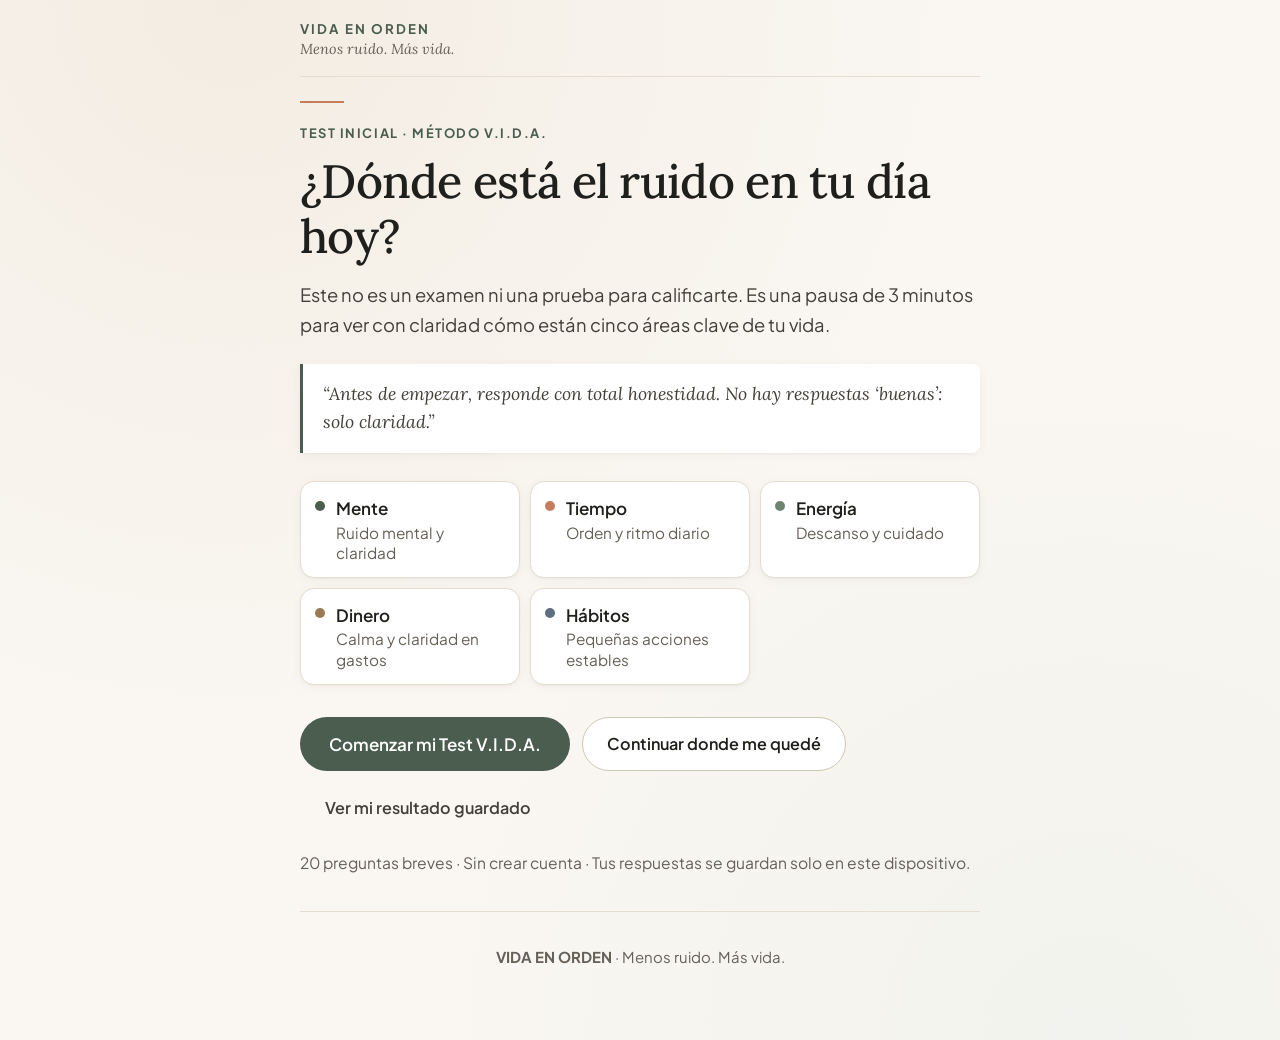
<file: producto/webapp/index.html>
<!DOCTYPE html>
<html lang="es">
<head>
  <meta charset="UTF-8" />
  <meta name="viewport" content="width=device-width, initial-scale=1.0" />
  <title>Test V.I.D.A. — VIDA EN ORDEN | Menos ruido. Más vida.</title>
  <meta name="description" content="Evalúa en 3 minutos tus 5 dimensiones (Mente, Tiempo, Energía, Dinero y Hábitos) con el Test V.I.D.A. y recibe tu primera micro-acción de orden." />
  <link rel="preconnect" href="https://fonts.googleapis.com" />
  <link rel="preconnect" href="https://fonts.gstatic.com" crossorigin />
  <link href="https://fonts.googleapis.com/css2?family=Lora:ital,wght@0,400;0,500;0,600;1,400&family=Plus+Jakarta+Sans:wght@400;500;600;700&display=swap" rel="stylesheet" />
  <link rel="stylesheet" href="./styles.css?v=5" />
</head>
<body>
  <div class="page-shell">
    <header class="top-bar" aria-label="Encabezado de marca">
      <button type="button" id="brand-home-btn" class="brand-mark" aria-label="Volver al inicio del Test V.I.D.A.">
        <span class="brand-name">VIDA EN ORDEN</span>
        <span class="brand-slogan">Menos ruido. Más vida.</span>
      </button>
      <div id="header-progress-pill" class="header-step" hidden>
        <span id="header-step-text">1 / 20</span>
      </div>
    </header>

    <main id="app-main" class="main-container">
      <!-- VISTA 1: PORTADA -->
      <section id="view-intro" class="view view-intro" aria-labelledby="intro-title">
        <div class="editorial-rule" aria-hidden="true"></div>
        <p class="eyebrow">Test inicial · Método V.I.D.A.</p>
        <h1 id="intro-title" class="hero-title">¿Dónde está el ruido en tu día hoy?</h1>
        <p class="hero-lead">
          Este no es un examen ni una prueba para calificarte. Es una pausa de 3 minutos para ver con claridad cómo están cinco áreas clave de tu vida.
        </p>

        <blockquote class="quiet-quote">
          “Antes de empezar, responde con total honestidad. No hay respuestas ‘buenas’: solo claridad.”
        </blockquote>

        <div class="dimensions-strip" aria-label="Las cinco dimensiones evaluadas">
          <div class="dim-item">
            <span class="dim-dot" style="background: var(--dim-mente);"></span>
            <div>
              <strong>Mente</strong>
              <span>Ruido mental y claridad</span>
            </div>
          </div>
          <div class="dim-item">
            <span class="dim-dot" style="background: var(--dim-tiempo);"></span>
            <div>
              <strong>Tiempo</strong>
              <span>Orden y ritmo diario</span>
            </div>
          </div>
          <div class="dim-item">
            <span class="dim-dot" style="background: var(--dim-energia);"></span>
            <div>
              <strong>Energía</strong>
              <span>Descanso y cuidado</span>
            </div>
          </div>
          <div class="dim-item">
            <span class="dim-dot" style="background: var(--dim-dinero);"></span>
            <div>
              <strong>Dinero</strong>
              <span>Calma y claridad en gastos</span>
            </div>
          </div>
          <div class="dim-item">
            <span class="dim-dot" style="background: var(--dim-habitos);"></span>
            <div>
              <strong>Hábitos</strong>
              <span>Pequeñas acciones estables</span>
            </div>
          </div>
        </div>

        <div class="intro-actions">
          <button type="button" id="btn-start-test" class="btn btn-primary btn-lg">
            Comenzar mi Test V.I.D.A.
          </button>
          <button type="button" id="btn-resume-test" class="btn btn-secondary" hidden>
            Continuar donde me quedé
          </button>
          <button type="button" id="btn-view-saved-result" class="btn btn-ghost" hidden>
            Ver mi resultado guardado
          </button>
        </div>

        <p class="privacy-note">
          20 preguntas breves · Sin crear cuenta · Tus respuestas se guardan solo en este dispositivo.
        </p>
      </section>

      <!-- VISTA 2: PREGUNTAS DEL TEST -->
      <section id="view-quiz" class="view view-quiz" hidden aria-live="polite">
        <div class="quiz-progress-wrap">
          <div class="quiz-meta-row">
            <span id="quiz-dim-badge" class="dim-label">Mente</span>
            <span id="quiz-counter" class="quiz-counter">Pregunta 1 de 20</span>
          </div>
          <div class="progress-track" role="progressbar" aria-valuemin="0" aria-valuemax="100" aria-valuenow="5" id="quiz-progressbar">
            <div class="progress-fill" id="quiz-progress-fill" style="width: 5%;"></div>
          </div>
        </div>

        <article class="question-sheet" id="question-sheet">
          <p id="question-context" class="question-context">Claridad mental</p>
          <h2 id="question-text" class="question-text"></h2>
          <p id="question-hint" class="question-hint"></p>

          <div id="options-list" class="options-list" role="radiogroup" aria-labelledby="question-text">
            <!-- Opciones generadas dinámicamente -->
          </div>
        </article>

        <div class="quiz-nav">
          <button type="button" id="btn-prev-q" class="btn btn-ghost">← Anterior</button>
          <button type="button" id="btn-next-q" class="btn btn-primary" disabled>Siguiente →</button>
        </div>
      </section>

      <!-- VISTA 3: ESTADO INTERIOR (DEL PDF ORIGINAL) -->
      <section id="view-checkin" class="view view-checkin" hidden>
        <div class="quiz-progress-wrap">
          <div class="quiz-meta-row">
            <span class="dim-label">¡Terminaste las 20 preguntas!</span>
            <span class="quiz-counter">Último paso</span>
          </div>
          <div class="progress-track">
            <div class="progress-fill" style="width: 100%;"></div>
          </div>
        </div>

        <article class="question-sheet">
          <p class="question-context">Último paso (opcional)</p>
          <h2 class="question-text">Antes de ver tu resultado: ¿cómo llegas hoy en una frase?</h2>
          <p class="question-hint">
            Puedes elegir una opción rápida, escribir algo breve o dejarlo en blanco. Después toca el botón verde de abajo para abrir tu diagnóstico completo.
          </p>

          <div class="chips-row" aria-label="Ejemplos rápidos">
            <button type="button" class="quick-chip" data-phrase="Con ganas de ordenar mi día sin estresarme.">Con ganas de orden</button>
            <button type="button" class="quick-chip" data-phrase="Con muchas cosas en la cabeza y poco tiempo.">Cabeza saturada</button>
            <button type="button" class="quick-chip" data-phrase="Cansado, pero listo para empezar poco a poco.">Cansado pero listo</button>
            <button type="button" class="quick-chip" data-phrase="Tranquilo y buscando mejorar mis hábitos.">Tranquilo y curioso</button>
          </div>

          <label for="checkin-phrase" class="sr-only">Cómo llegas hoy</label>
          <textarea
            id="checkin-phrase"
            class="editorial-textarea"
            rows="3"
            maxlength="240"
            placeholder="Ejemplo: Siento que hago muchas cosas, pero al final del día me quedo con pendientes..."
          ></textarea>
        </article>

        <div class="quiz-nav quiz-nav-finish">
          <button type="button" id="btn-back-to-last-q" class="btn btn-ghost">← Revisar última</button>
          <button type="button" id="btn-finish-test" class="btn btn-primary btn-lg">Ver mi diagnóstico completo →</button>
        </div>
      </section>

      <!-- VISTA 4: RESULTADOS Y MICRO-ACCIÓN -->
      <section id="view-results" class="view view-results" hidden>
        <div class="results-guide-banner" role="note">
          <strong>✓ ¡Tu diagnóstico está listo!</strong>
          <span>Desliza hacia abajo para leer los 4 bloques de tu resultado:</span>
          <nav class="guide-pills" aria-label="Secciones de tu resultado">
            <a href="#sec-mapa" class="guide-pill">1. Tu mapa</a>
            <a href="#sec-diagnostico" class="guide-pill">2. Lo mejor y lo más bajo</a>
            <a href="#sec-tip" class="guide-pill">3. Tu tip de hoy</a>
            <a href="#sec-opinion" class="guide-pill">4. Tu opinión</a>
          </nav>
        </div>

        <div class="results-header">
          <p class="eyebrow">Tu fotografía de hoy · Método V.I.D.A.</p>
          <h1 id="result-headline" class="results-title">Tu mapa de orden personal</h1>
          <p id="result-subtitle" class="results-subtitle"></p>
        </div>

        <div id="saved-phrase-box" class="arrival-phrase" hidden>
          <span class="arrival-label">Así llegaste hoy:</span>
          <p id="saved-phrase-text"></p>
        </div>

        <!-- PASO 1: RESUMEN VISUAL: RADAR + BARRAS + EXPLICACIÓN GENERAL -->
        <section id="sec-mapa" class="paper-card chart-section" aria-label="Mapa de tus 5 dimensiones">
          <p class="step-kicker">Bloque 1 de 4 · Tu mapa general</p>
          <div class="chart-grid">
            <div class="radar-wrap">
              <svg id="radar-svg" viewBox="0 0 360 360" role="img" aria-label="Gráfica de las 5 dimensiones de VIDA EN ORDEN"></svg>
              <div class="overall-score">
                <span class="overall-label">Nivel de orden actual</span>
                <strong id="overall-score-value">0.0 / 5.0</strong>
                <span id="overall-score-tag" class="overall-tag"></span>
              </div>
            </div>
            <div id="bars-list" class="bars-list">
              <!-- Barras de las 5 dimensiones -->
            </div>
          </div>
          <div class="overall-explanation">
            <p class="overall-exp-label">¿Qué significa tu resultado general?</p>
            <p id="overall-diagnosis-text" class="overall-exp-body"></p>
          </div>
        </section>

        <!-- PASO 2: LO MEJOR Y LO QUE MÁS PESA -->
        <section id="sec-diagnostico" class="diagnosis-block" aria-label="Lo mejor y lo que más pide atención">
          <p class="step-kicker">Bloque 2 de 4 · Lo mejor y lo más bajo de tu diagnóstico</p>
          <div class="insights-grid">
            <article class="paper-card insight-card strength-card">
              <p class="insight-kicker" style="color: var(--primary);">✨ Lo mejor de ti hoy (tu punto más fuerte)</p>
              <h2 id="strength-title" class="insight-title"></h2>
              <p id="strength-body" class="insight-body"></p>
              <p id="strength-tip" class="insight-extra"></p>
            </article>

            <article class="paper-card insight-card priority-card">
              <p class="insight-kicker" style="color: var(--accent);">🎯 Lo que más te pesa hoy (tu punto más bajo)</p>
              <h2 id="priority-title" class="insight-title"></h2>
              <p id="priority-body" class="insight-body"></p>
              <p id="priority-why" class="insight-extra"></p>
              <p id="priority-vida-link" class="vida-stage-note"></p>
            </article>
          </div>
        </section>

        <!-- PASO 3: TIP PRÁCTICO PARA HOY (MICRO-ACCIÓN) -->
        <section id="sec-tip" class="paper-card microaction-card" aria-labelledby="microaction-heading">
          <p class="step-kicker">Bloque 3 de 4 · Tu tip práctico para empezar hoy</p>
          <div class="microaction-top">
            <div>
              <p class="eyebrow">Paso inmediato · 5 minutos</p>
              <h2 id="microaction-heading" class="section-heading">💡 Tu tip práctico para hoy</h2>
            </div>
            <span id="microaction-tool-tag" class="tool-tag">Herramienta V.I.D.A.</span>
          </div>
          <p id="microaction-text" class="microaction-text"></p>
          <p id="microaction-why" class="microaction-why"></p>
          <p id="microaction-quote" class="microaction-quote"></p>
          <label class="done-toggle" for="microaction-done-check">
            <input type="checkbox" id="microaction-done-check" />
            <span class="done-box" aria-hidden="true"></span>
            <span id="microaction-done-label">Marcar este tip como hecho hoy</span>
          </label>
        </section>

        <!-- REFLEXIÓN PERSONAL -->
        <section class="paper-card reflection-card" aria-labelledby="reflection-heading">
          <h2 id="reflection-heading" class="section-heading">Tu nota personal de claridad (opcional)</h2>
          <p class="section-sub">
            Si mañana pudieras quitar <strong>una sola cosa</strong> que te genera ruido esta semana, ¿cuál sería?
          </p>
          <label for="reflection-input" class="sr-only">Nota personal de claridad</label>
          <textarea
            id="reflection-input"
            class="editorial-textarea"
            rows="3"
            placeholder="Escríbelo aquí para dejar de cargarlo en la cabeza..."
          ></textarea>
          <div class="reflection-footer">
            <span id="reflection-status" class="saved-indicator">Se guarda automáticamente</span>
            <div class="result-util-btns">
              <button type="button" id="btn-copy-summary" class="btn btn-secondary btn-sm">Copiar mi resumen</button>
              <button type="button" id="btn-retake-test" class="btn btn-ghost btn-sm">Repetir test</button>
            </div>
          </div>
        </section>

        <!-- PASO 4: MODO PRUEBA FAMILIAR / BETA (ETAPA 1) -->
        <section id="sec-opinion" class="paper-card feedback-card" aria-labelledby="feedback-heading">
          <p class="step-kicker">Bloque 4 de 4 · Último paso: cuéntanos qué te pareció</p>
          <details id="feedback-details" open>
            <summary class="feedback-summary">
              <div>
                <p class="eyebrow">Etapa 1 · Validación</p>
                <h2 id="feedback-heading" class="section-heading">¿Estás probando este Test? Déjanos tu opinión</h2>
              </div>
              <span class="summary-chevron" aria-hidden="true">▾</span>
            </summary>

            <div class="feedback-body">
              <p class="section-sub">
                Tus respuestas nos ayudan a hacer el Test más claro y fácil antes de abrirlo al público.
              </p>

              <div class="field-group">
                <label class="field-label">¿Quién lo probó?</label>
                <div class="segmented" id="fb-profile-group" role="radiogroup" aria-label="Perfil de prueba">
                  <button type="button" class="seg-btn active" data-profile="Adulto">Adulto</button>
                  <button type="button" class="seg-btn" data-profile="Adolescente (13-17)">Adolescente</button>
                  <button type="button" class="seg-btn" data-profile="Niño / Niña (8-12)">Niño / Niña</button>
                </div>
              </div>

              <div class="field-group">
                <label class="field-label">¿Qué tan fácil de entender fue? (1 = confuso · 5 = clarísimo)</label>
                <div class="rating-row" id="fb-clarity-group" role="radiogroup" aria-label="Calificación de claridad">
                  <button type="button" class="rate-btn" data-rate="1">1</button>
                  <button type="button" class="rate-btn" data-rate="2">2</button>
                  <button type="button" class="rate-btn" data-rate="3">3</button>
                  <button type="button" class="rate-btn" data-rate="4">4</button>
                  <button type="button" class="rate-btn active" data-rate="5">5</button>
                </div>
              </div>

              <div class="field-group">
                <label for="fb-confusing" class="field-label">¿Hubo alguna palabra o pregunta que costó trabajo entender?</label>
                <input id="fb-confusing" type="text" class="editorial-input" placeholder="Ej. Ninguna / La pregunta 14 sobre gastos..." />
              </div>

              <div class="field-group">
                <label for="fb-liked" class="field-label">¿Qué fue lo que más te gustó o te sirvió?</label>
                <input id="fb-liked" type="text" class="editorial-input" placeholder="Ej. La gráfica final, el tip de hoy..." />
              </div>

              <div class="feedback-actions">
                <button type="button" id="btn-send-feedback" class="btn btn-accent btn-lg">
                  Enviar mi opinión
                </button>
                <button type="button" id="btn-copy-whatsapp" class="btn btn-secondary">
                  Copiar feedback para WhatsApp
                </button>
              </div>
              <p id="feedback-send-status" class="feedback-status" hidden></p>
            </div>
          </details>
        </section>

        <!-- PUENTE AL PROGRAMA DE 30 DÍAS -->
        <section class="program-bridge" aria-labelledby="bridge-heading">
          <p class="eyebrow">¿Qué sigue después de este test?</p>
          <h2 id="bridge-heading" class="bridge-title">VIDA EN ORDEN — Sistema de 30 Días</h2>
          <p class="bridge-text">
            Un sistema práctico de <strong>10 minutos al día</strong> para bajar el ruido mental, diseñar tu <em>Día Base</em>, sostener tu <em>Triple Ancla</em> y ordenar tus gastos sin drama.
          </p>
          <div class="bridge-formats">
            <div class="format-box">
              <strong>Edición Esencial (PDF + App de arranque)</strong>
              <span>Libro PDF de 87 págs. (pantalla + impresión) + Semana 1 interactiva (Días 1–7) + Hoja SOS y Descarga Mental en tu celular</span>
              <em>$99 MXN · Pago único</em>
            </div>
            <div class="format-box format-featured">
              <strong>Edición Completa (PDF + App 30 Días)</strong>
              <span>Todo lo de Esencial + los 30 días interactivos, Día Base, Triple Ancla, Gastos 3–2–1 y comparativa Día 1 vs. Día 30</span>
              <em>$199 MXN · Pago único</em>
            </div>
          </div>
          <div class="feedback-actions" style="margin: 14px 0 12px;">
            <a href="./sistema/index.html" class="btn btn-primary btn-lg" style="text-decoration:none;">
              Probar el Día 1 de la App gratis →
            </a>
          </div>
          <p class="bridge-footnote">
            Sin suscripciones mensuales ni cuentas obligatorias. Pagas una vez y es tuyo.
          </p>

          <div class="waitlist-box" aria-label="Avisarme cuando salga el programa">
            <p class="waitlist-title">¿Te gustaría adquirirlo o que te avisemos en el lanzamiento?</p>
            <p class="waitlist-sub">Elige la opción que te llama más la atención y déjanos tu correo o WhatsApp (opcional):</p>
            <div class="waitlist-tiers" id="waitlist-tier-group" role="radiogroup" aria-label="Edición de interés">
              <button type="button" class="tier-pick" data-tier="Esencial $99">Esencial ($99 MXN)</button>
              <button type="button" class="tier-pick active" data-tier="Completa $199">Completa ($199 MXN)</button>
            </div>
            <label for="waitlist-contact" class="sr-only">Correo o WhatsApp (opcional)</label>
            <input
              id="waitlist-contact"
              type="text"
              class="editorial-input"
              placeholder="Tu correo o WhatsApp (opcional)"
            />
            <button type="button" id="btn-waitlist-submit" class="btn btn-primary btn-lg">
              Quiero que me avisen cuando salga
            </button>
            <p id="waitlist-status" class="feedback-status" hidden></p>
          </div>
        </section>

        <div class="completion-end-note">
          <strong>✓ ¡Listo! Ya terminaste tu Test V.I.D.A.</strong>
          <p>Tu resultado ya quedó guardado. Puedes explorar el Día 1 de la app gratis arriba o cerrar esta ventana con tranquilidad.</p>
        </div>
      </section>
    </main>

    <footer class="site-footer">
      <p><strong>VIDA EN ORDEN</strong> · Menos ruido. Más vida.</p>
    </footer>
  </div>

  <div id="toast" class="toast" role="status" aria-live="polite" hidden></div>

  <script src="./app.js?v=6"></script>
</body>
</html>
</file>
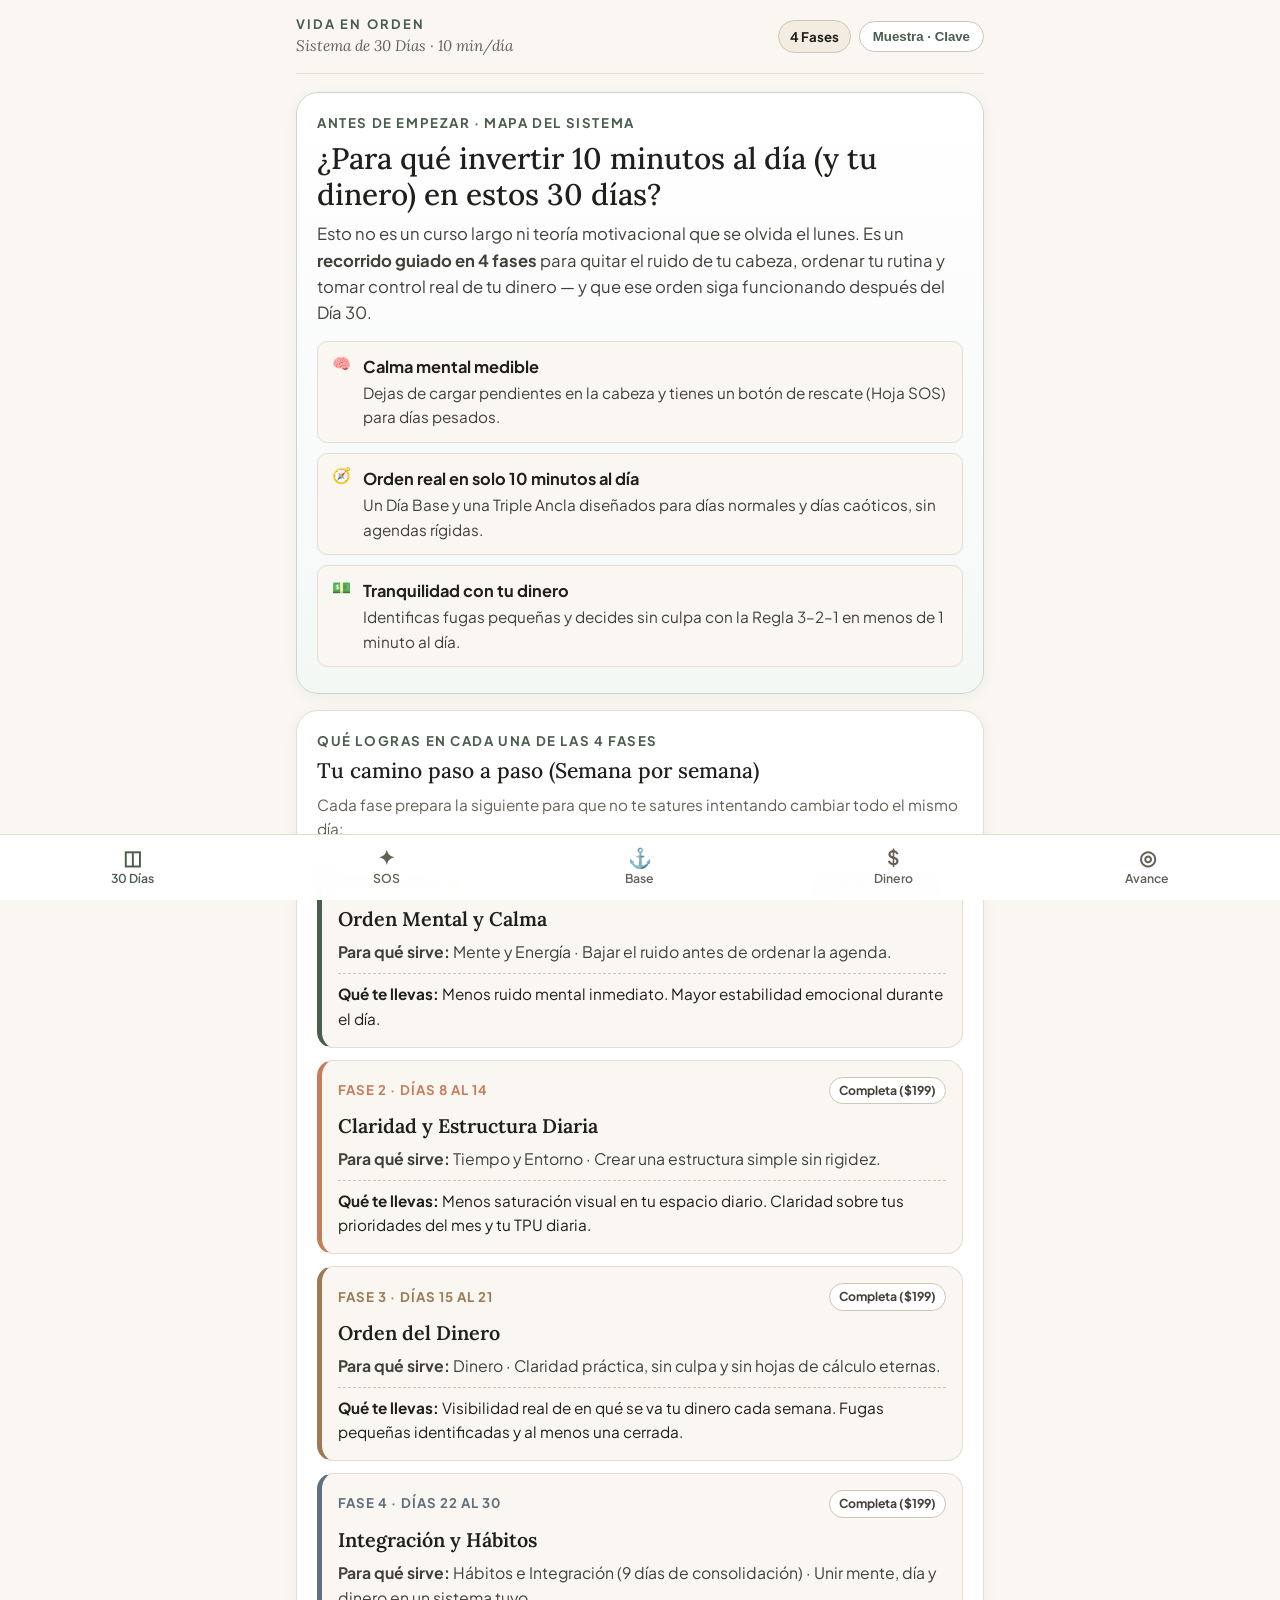
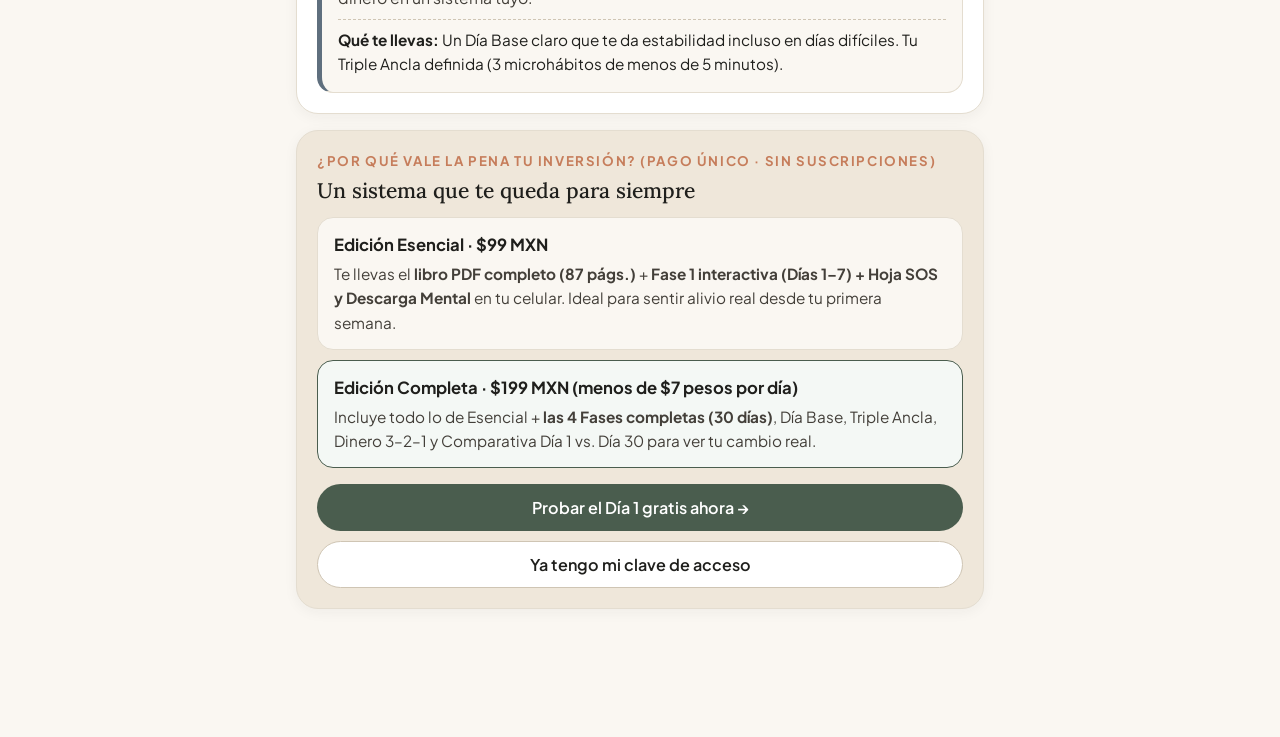
<file: producto/webapp/sistema/index.html>
<!DOCTYPE html>
<html lang="es">
<head>
  <meta charset="UTF-8" />
  <meta name="viewport" content="width=device-width, initial-scale=1.0, viewport-fit=cover" />
  <title>Sistema de 30 Días — VIDA EN ORDEN</title>
  <meta name="description" content="App interactiva de 30 días de VIDA EN ORDEN: 10 minutos al día, Hoja SOS, Descarga Mental, Día Base, Triple Ancla, Regla 3-2-1 y comparativa Día 1 vs. Día 30." />
  <meta name="apple-mobile-web-app-capable" content="yes" />
  <meta name="theme-color" content="#FAF7F2" />
  <link rel="preconnect" href="https://fonts.googleapis.com" />
  <link rel="preconnect" href="https://fonts.gstatic.com" crossorigin />
  <link href="https://fonts.googleapis.com/css2?family=Lora:ital,wght@0,500;0,600;1,400&family=Plus+Jakarta+Sans:wght@400;500;600;700&display=swap" rel="stylesheet" />
  <link rel="stylesheet" href="./styles.css?v=2" />
</head>
<body>
  <div class="app-shell">
    <header class="topbar">
      <a class="brand" href="../index.html">
        <span class="brand-name">VIDA EN ORDEN</span>
        <span class="brand-sub">Sistema de 30 Días · 10 min/día</span>
      </a>
      <div class="topbar-right">
        <button type="button" id="btn-open-welcome" class="map-chip">4 Fases</button>
        <button type="button" id="btn-open-access" class="tier-badge">
          Muestra · Clave
        </button>
      </div>
    </header>

    <!-- PANTALLA INICIAL: RECORDATORIO DE LAS 4 FASES Y POR QUÉ VALE TU TIEMPO Y DINERO -->
    <section id="view-welcome" hidden aria-label="Antes de empezar: tus 4 fases">
      <article class="card card-sage">
        <p class="eyebrow">Antes de empezar · Mapa del Sistema</p>
        <h1 class="serif-title">¿Para qué invertir 10 minutos al día (y tu dinero) en estos 30 días?</h1>
        <p class="copy">
          Esto no es un curso largo ni teoría motivacional que se olvida el lunes. Es un <strong>recorrido guiado en 4 fases</strong> para quitar el ruido de tu cabeza, ordenar tu rutina y tomar control real de tu dinero — y que ese orden siga funcionando después del Día 30.
        </p>

        <div class="value-grid">
          <div class="value-item">
            <span class="value-ico">🧠</span>
            <div>
              <strong>Calma mental medible</strong>
              <span>Dejas de cargar pendientes en la cabeza y tienes un botón de rescate (Hoja SOS) para días pesados.</span>
            </div>
          </div>
          <div class="value-item">
            <span class="value-ico">🧭</span>
            <div>
              <strong>Orden real en solo 10 minutos al día</strong>
              <span>Un Día Base y una Triple Ancla diseñados para días normales y días caóticos, sin agendas rígidas.</span>
            </div>
          </div>
          <div class="value-item">
            <span class="value-ico">💵</span>
            <div>
              <strong>Tranquilidad con tu dinero</strong>
              <span>Identificas fugas pequeñas y decides sin culpa con la Regla 3–2–1 en menos de 1 minuto al día.</span>
            </div>
          </div>
        </div>
      </article>

      <article class="card">
        <p class="eyebrow">Qué logras en cada una de las 4 fases</p>
        <h2 class="section-title">Tu camino paso a paso (Semana por semana)</h2>
        <p class="copy-sm">Cada fase prepara la siguiente para que no te satures intentando cambiar todo el mismo día:</p>
        <div id="welcome-phases-list" class="phases-stack"></div>
      </article>

      <article id="welcome-invest-card" class="card card-warm">
        <p class="eyebrow" style="color: var(--accent);">¿Por qué vale la pena tu inversión? (Pago único · Sin suscripciones)</p>
        <h2 class="section-title">Un sistema que te queda para siempre</h2>
        <div class="invest-strip">
          <div class="invest-box">
            <strong>Edición Esencial · $99 MXN</strong>
            <p>Te llevas el <strong>libro PDF completo (87 págs.)</strong> + <strong>Fase 1 interactiva (Días 1–7) + Hoja SOS y Descarga Mental</strong> en tu celular. Ideal para sentir alivio real desde tu primera semana.</p>
          </div>
          <div class="invest-box invest-featured">
            <strong>Edición Completa · $199 MXN (menos de $7 pesos por día)</strong>
            <p>Incluye todo lo de Esencial + <strong>las 4 Fases completas (30 días)</strong>, Día Base, Triple Ancla, Dinero 3–2–1 y Comparativa Día 1 vs. Día 30 para ver tu cambio real.</p>
          </div>
        </div>
        <div class="btn-row">
          <button type="button" id="btn-welcome-start" class="btn btn-primary btn-full">Probar el Día 1 gratis ahora →</button>
          <button type="button" id="btn-welcome-key" class="btn btn-secondary btn-full">Ya tengo mi clave de acceso</button>
        </div>
      </article>
    </section>

    <div id="access-banner" class="demo-banner" hidden>
      <strong id="access-banner-title">Modo muestra gratis (Día 1)</strong>
      <p id="access-banner-body">Prueba el Día 1 completo sin costo. Si ya adquiriste tu edición Esencial ($99) o Completa ($199), ingresa tu clave para desbloquear tu plan.</p>
      <div class="btn-row">
        <button type="button" id="btn-banner-unlock" class="btn btn-primary btn-sm">Ingresar clave de acceso</button>
        <button type="button" id="btn-banner-phases" class="btn btn-secondary btn-sm">Ver qué incluye cada fase</button>
      </div>
    </div>

    <main id="app-views">
      <!-- TAB 1: 30 DÍAS -->
      <section id="tab-dias" class="tab-panel">
        <article class="card">
          <div class="progress-head">
            <div>
              <p class="eyebrow">Tu recorrido de 30 días</p>
              <strong id="progress-label">0 de 30 días completados</strong>
            </div>
            <span id="streak-pill" class="copy-sm">Racha: 0 días</span>
          </div>
          <div class="progress-track">
            <div id="overall-progress-fill" class="progress-fill" style="width: 0%;"></div>
          </div>

          <div id="week-tabs" class="week-tabs" role="tablist" aria-label="Semanas del programa"></div>
          <div id="week-motto" class="week-purpose-box"></div>
          <div id="days-grid" class="days-grid" aria-label="Días de la semana"></div>
        </article>

        <div id="day-content-area"></div>
      </section>

      <!-- TAB 2: HOJA SOS + DESCARGA MENTAL (Incluido en Esencial $99 y Completa $199) -->
      <section id="tab-sos" class="tab-panel" hidden>
        <div id="sos-lock-wrap" hidden></div>
        <div id="sos-content-wrap">
          <article class="card card-accent">
            <p class="eyebrow" style="color: var(--accent);">Herramienta de rescate · Días difíciles</p>
            <h1 class="serif-title">Hoja SOS — Botón de Rescate</h1>
            <p class="copy"><strong>Cuando el día se caiga, no te caigas tú.</strong> Sigue estos 6 pasos en orden exacto:</p>

            <div class="timer-box">
              <div id="breath-clock" class="timer-clock">01:00</div>
              <div id="breath-phase" class="timer-phase">Paso 1 · Inhala 4s · Retén 2s · Exhala 6s</div>
              <div class="btn-row" style="justify-content: center;">
                <button type="button" id="btn-breath-start" class="btn btn-primary btn-sm">Iniciar 60 segundos</button>
                <button type="button" id="btn-breath-reset" class="btn btn-secondary btn-sm">Reiniciar</button>
              </div>
            </div>

            <div class="sos-list">
              <div class="sos-step">
                <span class="sos-num">2</span>
                <div>
                  <h3>Reseteo físico de 5 minutos</h3>
                  <p>Lava tu cara con agua fresca · bebe un vaso de agua · despeja 1 microespacio · camina 3 min sin pantalla.</p>
                </div>
              </div>
              <div class="sos-step">
                <span class="sos-num">3</span>
                <div>
                  <h3>Regresa a tu base (solo tu TPU)</h3>
                  <p>Suelta lo secundario por hoy. Tu TPU actual: <strong id="sos-current-tpu">Define tu TPU en el día de hoy</strong>.</p>
                </div>
              </div>
              <div class="sos-step">
                <span class="sos-num">4</span>
                <div>
                  <h3>Reduce el ruido</h3>
                  <p>Silencia notificaciones y redes sociales durante 1 hora completa.</p>
                </div>
              </div>
              <div class="sos-step">
                <span class="sos-num">5</span>
                <div>
                  <h3>Frase de anclaje o práctica personal (opcional)</h3>
                  <p>Repite en calma —o haz una breve oración si forma parte de tu vida—: <em>«Hoy elijo claridad, calma y dirección.»</em></p>
                </div>
              </div>
              <div class="sos-step">
                <span class="sos-num">6</span>
                <div style="width: 100%;">
                  <h3>Escribe una sola cosa buena de hoy</h3>
                  <label for="sos-good-thing" class="sr-only">Una cosa buena de hoy</label>
                  <input id="sos-good-thing" type="text" class="input" style="margin-top: 8px;" placeholder="Ej. Me detuve a respirar en lugar de explotar..." />
                </div>
              </div>
            </div>

            <div class="btn-row" style="margin-top: 14px;">
              <button type="button" id="btn-save-sos" class="btn btn-accent btn-full">Guardar rescate de hoy ✓</button>
            </div>
            <p id="sos-count-note" class="copy-sm" style="margin-top: 8px; text-align: center;"></p>
          </article>

          <article class="card card-primary">
            <p class="eyebrow">Semana 1 · Orden mental</p>
            <h2 class="section-title">Descarga mental de 3 minutos</h2>
            <p class="copy">Escribe todo lo que te da vueltas sin ordenarlo. Al terminar, anota abajo las <strong>2 únicas cosas</strong> que sí importan hoy.</p>

            <div class="timer-box">
              <div id="dump-clock" class="timer-clock">03:00</div>
              <div class="btn-row" style="justify-content: center;">
                <button type="button" id="btn-dump-start" class="btn btn-primary btn-sm">Iniciar 3 minutos</button>
                <button type="button" id="btn-dump-reset" class="btn btn-secondary btn-sm">Reiniciar</button>
              </div>
            </div>

            <div class="field">
              <label for="dump-text">Todo lo que traigo en la cabeza ahorita:</label>
              <textarea id="dump-text" class="textarea" rows="4" placeholder="Escribe sin filtro para dejar de cargarlo..."></textarea>
            </div>
            <div class="field">
              <label for="dump-top1">Prioridad #1 de hoy (tu TPU):</label>
              <input id="dump-top1" type="text" class="input" placeholder="La única acción que define mi día" />
            </div>
            <div class="field">
              <label for="dump-top2">Prioridad #2 (solo si queda energía):</label>
              <input id="dump-top2" type="text" class="input" placeholder="Segunda acción importante" />
            </div>
            <p class="quote-box">“Lo que escribo dejo de cargarlo.”</p>
          </article>
        </div>
      </section>

      <!-- TAB 3: DÍA BASE + TRIPLE ANCLA (Completa $199) -->
      <section id="tab-base" class="tab-panel" hidden>
        <div id="base-lock-wrap" hidden></div>
        <div id="base-content-wrap">
          <article class="card card-sage">
            <p class="eyebrow">Herramienta 5 · Constancia real</p>
            <h1 class="serif-title">Mi Triple Ancla</h1>
            <p class="copy">Tres micro-hábitos tan pequeños (menos de 10 min juntos) que puedes cumplir incluso en días difíciles.</p>

            <p class="copy-sm" style="margin-bottom: 8px;">Ideas rápidas del libro (toca para usar):</p>
            <div id="ancla-chips" class="chips"></div>

            <div class="field">
              <label for="ancla-1">Ancla 1 · Para mi mente</label>
              <input id="ancla-1" type="text" class="input" placeholder="Ej. 1 minuto de silencio o descarga en papel" />
            </div>
            <div class="field">
              <label for="ancla-2">Ancla 2 · Para mi día</label>
              <input id="ancla-2" type="text" class="input" placeholder="Ej. Elegir mi TPU antes de abrir redes" />
            </div>
            <div class="field">
              <label for="ancla-3">Ancla 3 · Para mi orden o dinero</label>
              <input id="ancla-3" type="text" class="input" placeholder="Ej. Anotar 1 gasto del día o recoger 5 cosas" />
            </div>

            <p class="eyebrow" style="margin-top: 16px;">Cumplimiento de hoy</p>
            <div id="ancla-checks"></div>
            <p class="quote-box">“Lo pequeño, sostenido, sostiene todo.”</p>
          </article>

          <article class="card">
            <p class="eyebrow" style="color: var(--accent);">Herramienta 6 · Modo estabilidad</p>
            <h2 class="section-title">Mi Día Base</h2>
            <p class="copy">Tu estructura mínima para días ocupados o cansados. No busca perfección: te devuelve el volante.</p>

            <div class="field">
              <label for="db-tpu">1. Mis 3 tareas indispensables (incluida mi TPU)</label>
              <textarea id="db-tpu" class="textarea" rows="3" placeholder="1. TPU principal...&#10;2. Responsabilidad mínima...&#10;3. Algo que sostiene mi rumbo..."></textarea>
            </div>
            <div class="field">
              <label for="db-care">2. Mi cuidado personal mínimo</label>
              <input id="db-care" type="text" class="input" placeholder="Ej. Vaso de agua al despertar + caminar 10 min" />
            </div>
            <div class="field">
              <label for="db-center">3. Mi pausa de centro (práctica personal opcional)</label>
              <input id="db-center" type="text" class="input" placeholder="Ej. 1 min de silencio, gratitud, lectura u oración" />
            </div>
            <div class="field">
              <label for="db-budget">4. Mi límite simple de gasto diario</label>
              <input id="db-budget" type="text" class="input" placeholder="Ej. Máximo $150 MXN en gastos variables" />
            </div>
            <div class="field">
              <label for="db-vida">5. Mi microacción del Método V.I.D.A.</label>
              <input id="db-vida" type="text" class="input" placeholder="Ej. Cerrar pendientes a las 8:00 p.m." />
            </div>
            <p class="copy-sm">Todo se guarda automáticamente en tu dispositivo.</p>
          </article>
        </div>
      </section>

      <!-- TAB 4: DINERO REGLA 3-2-1 (Completa $199) -->
      <section id="tab-dinero" class="tab-panel" hidden>
        <div id="dinero-lock-wrap" hidden></div>
        <div id="dinero-content-wrap">
          <article class="card">
            <p class="eyebrow" style="color: var(--dim-dinero);">Semana 3 · Regla 3–2–1</p>
            <h1 class="serif-title">Mi Dinero en Orden</h1>
            <p class="copy">Registra cada gasto en 10 segundos y clasifícalo sin culpa: <strong>Necesario (3)</strong>, <strong>Útil (2)</strong> o <strong>Impulso (1)</strong>.</p>

            <form id="expense-form">
              <div class="field">
                <label for="exp-desc">¿En qué gastaste?</label>
                <input id="exp-desc" type="text" class="input" required placeholder="Ej. Café, despensa, transporte, antojo..." />
              </div>
              <div class="field">
                <label for="exp-amount">Monto ($ MXN)</label>
                <input id="exp-amount" type="number" step="0.5" min="0.5" class="input" required placeholder="Ej. 85" />
              </div>
              <div class="cat-row" id="exp-cat-row" role="radiogroup" aria-label="Categoría Regla 3-2-1">
                <button type="button" class="cat-btn active" data-cat="N">3 · Necesario</button>
                <button type="button" class="cat-btn" data-cat="U">2 · Útil</button>
                <button type="button" class="cat-btn" data-cat="I">1 · Impulso</button>
              </div>
              <button type="button" id="btn-add-expense" class="btn btn-primary btn-full">Agregar gasto</button>
            </form>

            <div class="exp-summary">
              <div class="exp-stat">
                <span>Necesario (3)</span>
                <strong id="sum-N" style="color: #3B4B3E;">$0</strong>
              </div>
              <div class="exp-stat">
                <span>Útil (2)</span>
                <strong id="sum-U" style="color: #7C5E3B;">$0</strong>
              </div>
              <div class="exp-stat">
                <span>Impulso (1)</span>
                <strong id="sum-I" style="color: #B06A49;">$0</strong>
              </div>
            </div>
            <p id="exp-total-line" class="copy-sm" style="text-align: center; margin-bottom: 14px;"></p>

            <div id="expense-list" class="exp-list"></div>
          </article>
        </div>
      </section>

      <!-- TAB 5: AVANCE (DÍA 1 VS 30 + RESPALDO + ACCESO) -->
      <section id="tab-avance" class="tab-panel" hidden>
        <article class="card card-sage">
          <p class="eyebrow">Tu plan actual</p>
          <h1 id="plan-heading" class="serif-title">Modo Muestra (Día 1)</h1>
          <p id="plan-desc" class="copy"></p>
          <div class="btn-row">
            <button type="button" id="btn-manage-key" class="btn btn-primary btn-sm">Ingresar o cambiar clave</button>
            <a href="../index.html" class="btn btn-secondary btn-sm">Ir al Test V.I.D.A.</a>
          </div>
        </article>

        <div id="compare-lock-wrap" hidden></div>
        <article id="compare-card" class="card">
          <p class="eyebrow">Cierre del sistema · Día 1 vs. Día 30</p>
          <h2 class="section-title">Comparativa de tu transformación</h2>
          <p class="copy">Compara cómo empezaste (se importa automático si hiciste el Test V.I.D.A. aquí) contra cómo terminas en el Día 30.</p>

          <div style="display:flex; flex-direction:column; align-items:center; margin-bottom: 16px;">
            <svg id="compare-radar" viewBox="-40 0 420 340" style="width:100%; max-width:320px; height:auto;" role="img" aria-label="Comparativa Día 1 vs Día 30"></svg>
            <div class="legend-row">
              <span><i class="legend-dot" style="background:#C67D5B;"></i>Día 1</span>
              <span><i class="legend-dot" style="background:#4A5D4E;"></i>Día 30</span>
            </div>
          </div>

          <div class="compare-grid">
            <div>
              <p class="eyebrow" style="color: var(--accent);">Evaluación Día 1</p>
              <div id="sliders-d1"></div>
            </div>
            <div>
              <p class="eyebrow">Evaluación Día 30</p>
              <div id="sliders-d30"></div>
            </div>
          </div>
          <p id="compare-delta-summary" class="quote-box"></p>
        </article>

        <article class="card">
          <p class="eyebrow">Respaldo sin cuentas ($0)</p>
          <h2 class="section-title">Guarda o mueve tu progreso</h2>
          <p class="copy">Tus avances viven en este dispositivo. Si cambias de celular, exporta tu respaldo y cárgalo en tu nuevo equipo.</p>
          <div class="btn-row">
            <button type="button" id="btn-export-json" class="btn btn-secondary btn-sm">Descargar respaldo (.json)</button>
            <button type="button" id="btn-copy-backup" class="btn btn-secondary btn-sm">Copiar código</button>
            <label class="btn btn-ghost btn-sm" for="input-import-json" style="cursor:pointer;">Importar respaldo</label>
            <input id="input-import-json" type="file" accept=".json,application/json" hidden />
          </div>
        </article>
      </section>
    </main>
  </div>

  <!-- NAVEGACIÓN INFERIOR -->
  <nav class="bottom-nav" aria-label="Navegación principal">
    <button type="button" class="nav-btn active" data-tab="dias">
      <span class="ico">◫</span>
      <span>30 Días</span>
    </button>
    <button type="button" class="nav-btn" data-tab="sos">
      <span class="ico">✦</span>
      <span>SOS</span>
    </button>
    <button type="button" class="nav-btn" data-tab="base">
      <span class="ico">⚓</span>
      <span>Base</span>
    </button>
    <button type="button" class="nav-btn" data-tab="dinero">
      <span class="ico">$</span>
      <span>Dinero</span>
    </button>
    <button type="button" class="nav-btn" data-tab="avance">
      <span class="ico">◎</span>
      <span>Avance</span>
    </button>
  </nav>

  <!-- MODAL DE CLAVE DE ACCESO -->
  <div id="access-modal" class="modal-backdrop" hidden role="dialog" aria-modal="true" aria-labelledby="modal-title">
    <div class="modal-card">
      <p class="eyebrow">Acceso sin crear cuenta</p>
      <h2 id="modal-title" class="section-title">Activa tu edición de VIDA EN ORDEN</h2>
      <p class="copy">Escribe la clave que recibiste al adquirir tu guía:</p>
      <div class="field">
        <label for="access-key-input">Clave de acceso</label>
        <input id="access-key-input" type="text" class="input" autocomplete="off" placeholder="Ej. ESENCIAL-2026 o COMPLETA-2026" />
      </div>
      <p id="access-key-error" class="copy-sm" style="color: #A63D2F; margin-bottom: 12px;" hidden></p>
      <div class="btn-row">
        <button type="button" id="btn-submit-key" class="btn btn-primary btn-full">Activar acceso</button>
        <button type="button" id="btn-close-modal" class="btn btn-ghost btn-full">Seguir viendo muestra</button>
      </div>
      <p class="copy-sm" style="margin-top: 12px;">
        <strong>Edición Esencial ($99):</strong> Libro PDF + Semana 1 (Días 1–7) + Hoja SOS y Descarga Mental.<br />
        <strong>Edición Completa ($199):</strong> Los 30 días + Día Base + Triple Ancla + Dinero 3–2–1 + Comparativa Día 1 vs. 30.
      </p>
    </div>
  </div>

  <div id="toast" class="toast" role="status" aria-live="polite" hidden></div>
  <script src="./app.js?v=2"></script>
</body>
</html>
</file>
<file: mesa-de-juntas/panel-movil/styles.css>
:root {
  --bg-primary: #FAF7F2;
  --bg-surface: #FFFFFF;
  --bg-muted: #F2ECE1;
  --text-primary: #232320;
  --text-secondary: #5C5851;
  --text-muted: #847F76;
  --primary: #4A5D4E;
  --primary-hover: #3B4B3E;
  --primary-soft: #E7ECE8;
  --accent: #C67D5B;
  --accent-soft: #F7E9E2;
  --border: #E4DDD0;
  --border-strong: #CFC5B4;
  --font-heading: 'Lora', Georgia, serif;
  --font-body: 'Plus Jakarta Sans', -apple-system, BlinkMacSystemFont, sans-serif;
  --shadow: 0 2px 10px rgba(35, 35, 32, 0.04);
}

*, *::before, *::after {
  box-sizing: border-box;
}

body {
  margin: 0;
  font-family: var(--font-body);
  background: var(--bg-primary);
  color: var(--text-primary);
  line-height: 1.55;
  -webkit-font-smoothing: antialiased;
}

.sr-only {
  position: absolute;
  width: 1px;
  height: 1px;
  overflow: hidden;
  clip: rect(0, 0, 0, 0);
}

.shell {
  max-width: 700px;
  margin: 0 auto;
  min-height: 100vh;
  padding: 18px 16px calc(86px + env(safe-area-inset-bottom));
}

.topbar {
  display: flex;
  justify-content: space-between;
  align-items: flex-end;
  gap: 12px;
  padding-bottom: 14px;
  margin-bottom: 18px;
  border-bottom: 1px solid var(--border);
}

.kicker {
  display: block;
  font-size: 0.72rem;
  font-weight: 700;
  letter-spacing: 0.16em;
  color: var(--primary);
}

.top-title {
  margin: 2px 0 0;
  font-family: var(--font-heading);
  font-size: 1.45rem;
  font-weight: 500;
}

.pill-link {
  text-decoration: none;
  font-size: 0.8rem;
  font-weight: 600;
  color: var(--primary);
  background: var(--primary-soft);
  padding: 8px 13px;
  border-radius: 999px;
  white-space: nowrap;
}

.stack {
  display: flex;
  flex-direction: column;
  gap: 14px;
}

.card {
  background: var(--bg-surface);
  border: 1px solid var(--border);
  border-radius: 18px;
  padding: 20px;
  box-shadow: var(--shadow);
  margin-bottom: 14px;
}

.highlight-card {
  background: linear-gradient(180deg, #FFFFFF 0%, #F7F2E8 100%);
  border-color: var(--border-strong);
}

.card-row-between {
  display: flex;
  justify-content: space-between;
  align-items: center;
  gap: 10px;
  flex-wrap: wrap;
}

.badge-stage {
  font-size: 0.74rem;
  font-weight: 700;
  text-transform: uppercase;
  letter-spacing: 0.08em;
  color: var(--primary);
  background: var(--primary-soft);
  padding: 4px 10px;
  border-radius: 999px;
}

.meta-muted {
  font-size: 0.8rem;
  color: var(--text-muted);
}

.section-label {
  display: block;
  font-size: 0.74rem;
  font-weight: 700;
  text-transform: uppercase;
  letter-spacing: 0.1em;
  color: var(--accent);
  margin-bottom: 6px;
}

.card-serif-title {
  margin: 8px 0 8px;
  font-family: var(--font-heading);
  font-size: 1.25rem;
  font-weight: 500;
  line-height: 1.28;
}

.card-copy {
  margin: 0 0 14px;
  font-size: 0.92rem;
  color: var(--text-secondary);
}

.quick-actions {
  display: flex;
  flex-wrap: wrap;
  gap: 10px;
}

.btn {
  font-family: var(--font-body);
  font-size: 0.88rem;
  font-weight: 600;
  border-radius: 999px;
  padding: 11px 18px;
  border: 1px solid transparent;
  cursor: pointer;
  text-decoration: none;
  display: inline-flex;
  align-items: center;
  justify-content: center;
}

.btn-sm {
  padding: 8px 14px;
  font-size: 0.82rem;
}

.btn-primary {
  background: var(--primary);
  color: #FFFFFF;
}

.btn-secondary {
  background: var(--bg-surface);
  color: var(--text-primary);
  border-color: var(--border-strong);
}

.metric-big {
  margin: 0;
  font-family: var(--font-heading);
  font-size: 1.65rem;
  font-weight: 600;
  font-variant-numeric: tabular-nums;
}

.metric-goal {
  font-family: var(--font-body);
  font-size: 0.88rem;
  font-weight: 500;
  color: var(--text-muted);
}

.sales-pill {
  font-size: 0.8rem;
  font-weight: 700;
  color: var(--primary);
  background: var(--primary-soft);
  padding: 5px 11px;
  border-radius: 999px;
  font-variant-numeric: tabular-nums;
}

.bar-track {
  height: 8px;
  background: var(--bg-muted);
  border-radius: 999px;
  overflow: hidden;
  margin: 14px 0;
}

.bar-fill {
  height: 100%;
  background: var(--primary);
  border-radius: 999px;
  transition: width 0.35s ease;
}

.sales-controls {
  display: flex;
  flex-direction: column;
  gap: 10px;
  margin-bottom: 10px;
}

.tier-counter {
  display: flex;
  justify-content: space-between;
  align-items: center;
  padding: 12px 14px;
  background: var(--bg-primary);
  border: 1px solid var(--border);
  border-radius: 12px;
}

.tier-counter strong {
  display: block;
  font-size: 0.9rem;
}

.tier-counter span {
  font-size: 0.8rem;
  color: var(--text-muted);
}

.stepper {
  display: flex;
  align-items: center;
  gap: 10px;
}

.step-btn {
  width: 32px;
  height: 32px;
  border-radius: 50%;
  border: 1px solid var(--border-strong);
  background: var(--bg-surface);
  font-size: 1.05rem;
  font-weight: 700;
  color: var(--text-primary);
  cursor: pointer;
}

.step-num {
  min-width: 24px;
  text-align: center;
  font-weight: 700;
  font-variant-numeric: tabular-nums;
}

.footnote {
  margin: 0;
  font-size: 0.78rem;
  color: var(--text-muted);
}

.clean-list {
  margin: 8px 0 0;
  padding-left: 18px;
  font-size: 0.9rem;
  color: var(--text-secondary);
  display: flex;
  flex-direction: column;
  gap: 8px;
}

.clean-list code {
  background: var(--bg-muted);
  padding: 1px 6px;
  border-radius: 5px;
  font-size: 0.82rem;
}

/* ROADMAP */
.stage-card {
  margin-bottom: 0;
}

.stage-header {
  display: flex;
  justify-content: space-between;
  align-items: baseline;
  margin-bottom: 10px;
}

.stage-title {
  margin: 0;
  font-family: var(--font-heading);
  font-size: 1.08rem;
  font-weight: 500;
}

.task-list {
  display: flex;
  flex-direction: column;
  gap: 8px;
}

.task-row {
  display: flex;
  align-items: flex-start;
  gap: 10px;
  padding: 9px 11px;
  border-radius: 10px;
  background: var(--bg-primary);
  border: 1px solid var(--border);
  cursor: pointer;
  font-size: 0.88rem;
}

.task-row input {
  margin-top: 3px;
  accent-color: var(--primary);
  width: 17px;
  height: 17px;
  flex-shrink: 0;
}

.task-row.done span {
  text-decoration: line-through;
  color: var(--text-muted);
}

/* MARKETING CARDS */
.piece-card {
  margin-bottom: 0;
}

.piece-meta {
  font-size: 0.75rem;
  font-weight: 700;
  text-transform: uppercase;
  letter-spacing: 0.08em;
  color: var(--text-muted);
}

.piece-hook {
  margin: 6px 0 10px;
  font-family: var(--font-heading);
  font-size: 1.1rem;
  font-weight: 500;
}

.piece-slides {
  margin: 0 0 14px;
  padding-left: 18px;
  font-size: 0.86rem;
  color: var(--text-secondary);
  display: flex;
  flex-direction: column;
  gap: 4px;
}

.status-row {
  display: grid;
  grid-template-columns: repeat(3, 1fr);
  gap: 8px;
}

.status-btn {
  font-family: var(--font-body);
  font-size: 0.8rem;
  font-weight: 600;
  padding: 9px 6px;
  border-radius: 10px;
  border: 1.5px solid var(--border);
  background: var(--bg-primary);
  color: var(--text-secondary);
  cursor: pointer;
}

.status-btn.active[data-status="aprobado"] {
  background: var(--primary);
  border-color: var(--primary);
  color: #FFFFFF;
}

.status-btn.active[data-status="ajustar"] {
  background: var(--accent);
  border-color: var(--accent);
  color: #FFFFFF;
}

.status-btn.active[data-status="pendiente"] {
  background: var(--bg-muted);
  border-color: var(--border-strong);
  color: var(--text-primary);
}

/* JUNTA */
.notes-area {
  width: 100%;
  font-family: var(--font-body);
  font-size: 0.94rem;
  background: var(--bg-primary);
  border: 1.5px solid var(--border);
  border-radius: 12px;
  padding: 12px 14px;
  color: var(--text-primary);
  line-height: 1.5;
}

.notes-area:focus {
  outline: none;
  border-color: var(--primary);
  background: #FFFFFF;
}

.notes-actions {
  display: flex;
  justify-content: space-between;
  align-items: center;
  margin-top: 10px;
  gap: 10px;
}

.directors-list {
  display: flex;
  flex-direction: column;
  gap: 12px;
  margin-top: 10px;
}

.director-item {
  padding: 13px 14px;
  background: var(--bg-primary);
  border: 1px solid var(--border);
  border-radius: 12px;
}

.director-item strong {
  display: block;
  font-size: 0.94rem;
  color: var(--primary);
  margin-bottom: 3px;
}

.director-item p {
  margin: 0 0 6px;
  font-size: 0.86rem;
  color: var(--text-secondary);
}

.director-item em {
  display: block;
  font-family: var(--font-heading);
  font-size: 0.85rem;
  color: var(--text-muted);
}

/* BOTTOM NAV */
.bottom-nav {
  position: fixed;
  bottom: 0;
  left: 0;
  right: 0;
  background: rgba(255, 255, 255, 0.94);
  backdrop-filter: blur(12px);
  border-top: 1px solid var(--border);
  display: grid;
  grid-template-columns: repeat(4, 1fr);
  padding: 8px 8px calc(10px + env(safe-area-inset-bottom));
  max-width: 700px;
  margin: 0 auto;
  z-index: 30;
}

.nav-btn {
  background: none;
  border: none;
  font-family: var(--font-body);
  display: flex;
  flex-direction: column;
  align-items: center;
  gap: 3px;
  font-size: 0.74rem;
  font-weight: 600;
  color: var(--text-muted);
  cursor: pointer;
  padding: 4px;
}

.nav-dot {
  font-size: 1rem;
  line-height: 1;
}

.nav-btn.active {
  color: var(--primary);
}

.toast {
  position: fixed;
  bottom: 84px;
  left: 50%;
  transform: translateX(-50%);
  background: var(--text-primary);
  color: #FFFFFF;
  padding: 10px 16px;
  border-radius: 999px;
  font-size: 0.85rem;
  font-weight: 500;
  z-index: 50;
}
</file>
<file: producto/webapp/styles.css>
:root {
  --bg-primary: #FAF7F2;
  --bg-surface: #FFFFFF;
  --bg-muted: #F2ECE1;
  --bg-warm: #EFE7DA;
  --text-primary: #1F1F1C;
  --text-secondary: #433F39;
  --text-muted: #656058;
  --primary: #4A5D4E;
  --primary-hover: #3B4B3E;
  --primary-soft: #E7ECE8;
  --accent: #C67D5B;
  --accent-hover: #B06A49;
  --accent-soft: #F7E9E2;
  --border: #E4DDD0;
  --border-strong: #CFC5B4;

  --dim-mente: #4A5D4E;
  --dim-tiempo: #C67D5B;
  --dim-energia: #6E8572;
  --dim-dinero: #9B7B54;
  --dim-habitos: #5F6F7E;

  --font-heading: 'Lora', Georgia, 'Times New Roman', serif;
  --font-body: 'Plus Jakarta Sans', -apple-system, BlinkMacSystemFont, 'Segoe UI', sans-serif;

  --radius-sm: 8px;
  --radius-md: 14px;
  --radius-lg: 20px;
  --shadow-paper: 0 2px 12px rgba(35, 35, 32, 0.04), 0 1px 2px rgba(35, 35, 32, 0.03);
  --shadow-elevated: 0 14px 36px rgba(35, 35, 32, 0.06), 0 2px 6px rgba(35, 35, 32, 0.03);
}

*, *::before, *::after {
  box-sizing: border-box;
}

html {
  font-size: 17px;
  -webkit-font-smoothing: antialiased;
  scroll-behavior: smooth;
}

body {
  margin: 0;
  font-family: var(--font-body);
  background-color: var(--bg-primary);
  background-image: radial-gradient(circle at 18% 0%, rgba(239, 231, 218, 0.65) 0%, transparent 50%),
                    radial-gradient(circle at 85% 100%, rgba(231, 236, 232, 0.45) 0%, transparent 45%);
  color: var(--text-primary);
  line-height: 1.62;
  min-height: 100vh;
}

.sr-only {
  position: absolute;
  width: 1px;
  height: 1px;
  padding: 0;
  margin: -1px;
  overflow: hidden;
  clip: rect(0, 0, 0, 0);
  border: 0;
}

.page-shell {
  max-width: 720px;
  margin: 0 auto;
  padding: 20px 20px 56px;
  min-height: 100vh;
  display: flex;
  flex-direction: column;
}

/* TOP BAR */
.top-bar {
  display: flex;
  align-items: center;
  justify-content: space-between;
  padding-bottom: 18px;
  margin-bottom: 24px;
  border-bottom: 1px solid var(--border);
}

.brand-mark {
  background: none;
  border: none;
  padding: 0;
  text-align: left;
  cursor: pointer;
  display: flex;
  flex-direction: column;
  gap: 2px;
  color: inherit;
}

.brand-name {
  font-family: var(--font-body);
  font-size: 0.78rem;
  font-weight: 700;
  letter-spacing: 0.16em;
  color: var(--primary);
}

.brand-slogan {
  font-family: var(--font-heading);
  font-style: italic;
  font-size: 0.85rem;
  color: var(--text-muted);
}

.header-step {
  font-size: 0.82rem;
  font-weight: 600;
  color: var(--text-secondary);
  background: var(--bg-muted);
  padding: 5px 12px;
  border-radius: 999px;
  font-variant-numeric: tabular-nums;
}

.main-container {
  flex: 1;
}

.view {
  animation: fadeRise 0.35s ease;
}

@keyframes fadeRise {
  from { opacity: 0; transform: translateY(8px); }
  to { opacity: 1; transform: translateY(0); }
}

/* TYPOGRAPHY & INTRO */
.editorial-rule {
  width: 44px;
  height: 2px;
  background: var(--accent);
  margin-bottom: 20px;
}

.eyebrow {
  margin: 0 0 10px;
  font-size: 0.76rem;
  font-weight: 700;
  text-transform: uppercase;
  letter-spacing: 0.12em;
  color: var(--primary);
}

.hero-title {
  margin: 0 0 16px;
  font-family: var(--font-heading);
  font-size: clamp(2rem, 6vw, 2.75rem);
  font-weight: 500;
  line-height: 1.18;
  letter-spacing: -0.015em;
  color: var(--text-primary);
}

.hero-lead {
  margin: 0 0 24px;
  font-size: 1.05rem;
  color: var(--text-secondary);
  max-width: 58ch;
}

.quiet-quote {
  margin: 0 0 28px;
  padding: 16px 20px;
  background: var(--bg-surface);
  border-left: 3px solid var(--primary);
  border-radius: 0 var(--radius-sm) var(--radius-sm) 0;
  font-family: var(--font-heading);
  font-style: italic;
  font-size: 1rem;
  color: var(--text-secondary);
  box-shadow: var(--shadow-paper);
}

.dimensions-strip {
  display: grid;
  grid-template-columns: repeat(auto-fit, minmax(180px, 1fr));
  gap: 10px;
  margin-bottom: 32px;
}

.dim-item {
  display: flex;
  align-items: flex-start;
  gap: 11px;
  padding: 13px 14px;
  background: var(--bg-surface);
  border: 1px solid var(--border);
  border-radius: var(--radius-md);
  box-shadow: var(--shadow-paper);
}

.dim-dot {
  width: 10px;
  height: 10px;
  border-radius: 50%;
  margin-top: 6px;
  flex-shrink: 0;
}

.dim-item strong {
  display: block;
  font-size: 0.92rem;
  font-weight: 600;
  color: var(--text-primary);
}

.dim-item span {
  display: block;
  font-size: 0.8rem;
  color: var(--text-muted);
  line-height: 1.35;
}

.intro-actions {
  display: flex;
  flex-wrap: wrap;
  gap: 12px;
  margin-bottom: 18px;
}

.privacy-note {
  margin: 0;
  font-size: 0.83rem;
  color: var(--text-muted);
}

/* BUTTONS */
.btn {
  font-family: var(--font-body);
  font-size: 0.95rem;
  font-weight: 600;
  border-radius: 999px;
  padding: 13px 24px;
  cursor: pointer;
  border: 1px solid transparent;
  transition: background-color 0.18s ease, transform 0.12s ease, border-color 0.18s ease, color 0.18s ease;
  display: inline-flex;
  align-items: center;
  justify-content: center;
  gap: 8px;
  touch-action: manipulation;
  -webkit-tap-highlight-color: transparent;
}

.btn:active:not(:disabled) {
  transform: scale(0.985);
}

.btn:disabled {
  opacity: 0.45;
  cursor: not-allowed;
}

.btn-lg {
  padding: 15px 28px;
  font-size: 1rem;
}

.btn-sm {
  padding: 9px 16px;
  font-size: 0.85rem;
}

.btn-primary {
  background: var(--primary);
  color: #FFFFFF;
}

.btn-accent {
  background: var(--accent);
  color: #FFFFFF;
  width: 100%;
}

.btn-secondary {
  background: var(--bg-surface);
  color: var(--text-primary);
  border-color: var(--border-strong);
}

.btn-ghost {
  background: transparent;
  color: var(--text-secondary);
}

@media (hover: hover) {
  .btn-primary:hover:not(:disabled) {
    background: var(--primary-hover);
  }

  .btn-accent:hover:not(:disabled) {
    background: var(--accent-hover);
  }

  .btn-secondary:hover:not(:disabled) {
    background: var(--bg-muted);
  }

  .btn-ghost:hover:not(:disabled) {
    background: var(--bg-muted);
    color: var(--text-primary);
  }
}

/* QUIZ */
.quiz-progress-wrap {
  position: sticky;
  top: 0;
  z-index: 10;
  background: var(--bg-primary);
  padding: 10px 0 12px;
  margin-bottom: 12px;
}

.quiz-meta-row {
  display: flex;
  justify-content: space-between;
  align-items: center;
  margin-bottom: 8px;
}

.dim-label {
  font-size: 0.8rem;
  font-weight: 700;
  letter-spacing: 0.08em;
  text-transform: uppercase;
  color: var(--primary);
}

.quiz-counter {
  font-size: 0.82rem;
  color: var(--text-muted);
  font-variant-numeric: tabular-nums;
}

.progress-track {
  height: 6px;
  background: var(--bg-muted);
  border-radius: 999px;
  overflow: hidden;
}

.progress-fill {
  height: 100%;
  background: var(--primary);
  border-radius: 999px;
  transition: width 0.3s ease;
}

.question-sheet {
  background: var(--bg-surface);
  border: 1px solid var(--border);
  border-radius: var(--radius-lg);
  padding: clamp(22px, 5vw, 34px);
  box-shadow: var(--shadow-elevated);
  margin-bottom: 20px;
}

.question-sheet.question-enter {
  animation: questionFade 0.24s ease;
}

@keyframes questionFade {
  from { opacity: 0.25; transform: translateY(6px); }
  to { opacity: 1; transform: translateY(0); }
}

.question-context {
  margin: 0 0 8px;
  font-size: 0.9rem;
  font-weight: 700;
  color: var(--accent);
}

.question-text {
  margin: 0 0 10px;
  font-family: var(--font-heading);
  font-size: clamp(1.42rem, 4.8vw, 1.8rem);
  font-weight: 500;
  line-height: 1.34;
  color: var(--text-primary);
}

.question-hint {
  margin: 0 0 22px;
  font-size: 0.98rem;
  line-height: 1.5;
  color: var(--text-secondary);
}

.options-list {
  display: flex;
  flex-direction: column;
  gap: 11px;
}

.option-btn {
  display: flex;
  align-items: center;
  gap: 14px;
  width: 100%;
  text-align: left;
  padding: 15px 16px;
  background: var(--bg-primary);
  border: 1.5px solid var(--border);
  border-radius: var(--radius-md);
  cursor: pointer;
  font-family: var(--font-body);
  color: var(--text-primary);
  transition: border-color 0.16s ease, background-color 0.16s ease, transform 0.12s ease;
  touch-action: manipulation;
  -webkit-tap-highlight-color: transparent;
}

.option-btn > * {
  pointer-events: none;
}

@media (hover: hover) {
  .option-btn:hover {
    border-color: var(--primary);
    background: var(--primary-soft);
  }
}

.option-btn:active {
  transform: scale(0.99);
}

.option-btn.selected {
  border-color: var(--primary);
  background: var(--primary-soft);
  box-shadow: 0 0 0 1px var(--primary);
}

.option-num {
  width: 34px;
  height: 34px;
  border-radius: 50%;
  background: var(--bg-surface);
  border: 1px solid var(--border-strong);
  display: flex;
  align-items: center;
  justify-content: center;
  font-weight: 700;
  font-size: 0.95rem;
  color: var(--text-secondary);
  flex-shrink: 0;
}

.option-btn.selected .option-num {
  background: var(--primary);
  border-color: var(--primary);
  color: #FFFFFF;
}

.option-copy {
  display: flex;
  flex-direction: column;
  gap: 3px;
}

.option-title {
  font-weight: 600;
  font-size: 1.05rem;
  line-height: 1.3;
}

.option-desc {
  font-size: 0.92rem;
  line-height: 1.4;
  color: var(--text-secondary);
}

.quiz-nav {
  display: flex;
  justify-content: space-between;
  align-items: center;
  gap: 12px;
}

.quiz-nav-finish {
  flex-wrap: wrap;
}

.quiz-nav-finish .btn-primary {
  flex: 1 1 220px;
}

/* CHECK-IN */
.chips-row {
  display: flex;
  flex-wrap: wrap;
  gap: 9px;
  margin-bottom: 16px;
}

.quick-chip {
  font-family: var(--font-body);
  font-size: 0.92rem;
  font-weight: 500;
  background: var(--bg-muted);
  color: var(--text-primary);
  border: 1px solid var(--border-strong);
  border-radius: 999px;
  padding: 9px 14px;
  cursor: pointer;
  touch-action: manipulation;
  -webkit-tap-highlight-color: transparent;
  transition: background-color 0.15s ease, color 0.15s ease;
}

.quick-chip:hover {
  background: var(--primary-soft);
  color: var(--primary);
  border-color: var(--primary);
}

.editorial-textarea,
.editorial-input {
  width: 100%;
  font-family: var(--font-body);
  font-size: 0.95rem;
  color: var(--text-primary);
  background: var(--bg-primary);
  border: 1.5px solid var(--border);
  border-radius: var(--radius-md);
  padding: 13px 15px;
  line-height: 1.5;
  transition: border-color 0.16s ease, background-color 0.16s ease;
}

.editorial-textarea:focus,
.editorial-input:focus {
  outline: none;
  border-color: var(--primary);
  background: var(--bg-surface);
}

/* RESULTS */
.results-header {
  margin-bottom: 22px;
}

.results-title {
  margin: 0 0 8px;
  font-family: var(--font-heading);
  font-size: clamp(1.75rem, 5vw, 2.3rem);
  font-weight: 500;
  line-height: 1.2;
}

.results-subtitle {
  margin: 0;
  color: var(--text-secondary);
  font-size: 1rem;
}

.arrival-phrase {
  margin-bottom: 18px;
  padding: 14px 18px;
  background: var(--bg-warm);
  border-radius: var(--radius-md);
  border: 1px solid var(--border);
}

.arrival-label {
  font-size: 0.75rem;
  font-weight: 700;
  text-transform: uppercase;
  letter-spacing: 0.08em;
  color: var(--text-muted);
}

.arrival-phrase p {
  margin: 4px 0 0;
  font-family: var(--font-heading);
  font-style: italic;
  color: var(--text-primary);
}

.paper-card {
  background: var(--bg-surface);
  border: 1px solid var(--border);
  border-radius: var(--radius-lg);
  padding: clamp(20px, 4.5vw, 28px);
  box-shadow: var(--shadow-paper);
  margin-bottom: 18px;
}

.chart-grid {
  display: grid;
  grid-template-columns: 1fr;
  gap: 24px;
  align-items: center;
}

@media (min-width: 620px) {
  .chart-grid {
    grid-template-columns: 270px 1fr;
  }
}

.radar-wrap {
  display: flex;
  flex-direction: column;
  align-items: center;
}

#radar-svg {
  width: 100%;
  max-width: 270px;
  height: auto;
}

.overall-score {
  text-align: center;
  margin-top: 8px;
}

.overall-label {
  display: block;
  font-size: 0.75rem;
  text-transform: uppercase;
  letter-spacing: 0.08em;
  color: var(--text-muted);
}

.overall-score strong {
  display: block;
  font-family: var(--font-heading);
  font-size: 1.45rem;
  color: var(--text-primary);
}

.overall-tag {
  display: inline-block;
  margin-top: 3px;
  font-size: 0.82rem;
  font-weight: 600;
  color: var(--primary);
}

.bars-list {
  display: flex;
  flex-direction: column;
  gap: 14px;
}

.bar-row-head {
  display: flex;
  justify-content: space-between;
  align-items: baseline;
  margin-bottom: 5px;
  font-size: 0.9rem;
}

.bar-name {
  font-weight: 600;
  color: var(--text-primary);
}

.bar-score {
  font-size: 0.83rem;
  color: var(--text-secondary);
  font-variant-numeric: tabular-nums;
}

.bar-track {
  height: 9px;
  background: var(--bg-muted);
  border-radius: 999px;
  overflow: hidden;
}

.bar-fill {
  height: 100%;
  border-radius: 999px;
  transition: width 0.55s ease;
}

.insights-grid {
  display: grid;
  grid-template-columns: 1fr;
  gap: 16px;
}

@media (min-width: 600px) {
  .insights-grid {
    grid-template-columns: 1fr 1fr;
  }
}

.insight-card {
  margin-bottom: 0;
}

.priority-card {
  background: linear-gradient(180deg, #FFFFFF 0%, #FDF8F4 100%);
  border-color: #E7D2C5;
}

.insight-kicker {
  margin: 0 0 6px;
  font-size: 0.76rem;
  font-weight: 700;
  text-transform: uppercase;
  letter-spacing: 0.1em;
}

.insight-title {
  margin: 0 0 10px;
  font-family: var(--font-heading);
  font-size: 1.25rem;
  font-weight: 500;
}

.insight-body {
  margin: 0;
  font-size: 0.92rem;
  color: var(--text-secondary);
}

.vida-stage-note {
  margin: 12px 0 0;
  padding-top: 10px;
  border-top: 1px solid var(--border);
  font-size: 0.84rem;
  color: var(--text-primary);
}

/* MICROACTION */
.microaction-card {
  margin-top: 18px;
  border-left: 4px solid var(--primary);
}

.microaction-top {
  display: flex;
  justify-content: space-between;
  align-items: flex-start;
  gap: 12px;
  flex-wrap: wrap;
  margin-bottom: 10px;
}

.section-heading {
  margin: 0;
  font-family: var(--font-heading);
  font-size: 1.22rem;
  font-weight: 500;
}

.section-sub {
  margin: 6px 0 14px;
  font-size: 0.9rem;
  color: var(--text-secondary);
}

.tool-tag {
  font-size: 0.76rem;
  font-weight: 700;
  color: var(--primary);
  background: var(--primary-soft);
  padding: 5px 11px;
  border-radius: 999px;
}

.microaction-text {
  margin: 0 0 12px;
  font-size: 1rem;
  color: var(--text-primary);
}

.microaction-quote {
  margin: 0 0 16px;
  font-family: var(--font-heading);
  font-style: italic;
  font-size: 0.94rem;
  color: var(--text-muted);
}

.done-toggle {
  display: inline-flex;
  align-items: center;
  gap: 10px;
  cursor: pointer;
  padding: 10px 14px;
  border-radius: var(--radius-sm);
  background: var(--bg-primary);
  border: 1px solid var(--border);
  font-size: 0.9rem;
  font-weight: 600;
  user-select: none;
}

.done-toggle input {
  position: absolute;
  opacity: 0;
  pointer-events: none;
}

.done-box {
  width: 20px;
  height: 20px;
  border-radius: 6px;
  border: 2px solid var(--primary);
  display: inline-flex;
  align-items: center;
  justify-content: center;
  background: var(--bg-surface);
  transition: background-color 0.16s ease;
}

.done-toggle input:checked + .done-box {
  background: var(--primary);
}

.done-toggle input:checked + .done-box::after {
  content: '✓';
  color: #FFFFFF;
  font-size: 0.8rem;
  font-weight: 700;
}

/* REFLECTION */
.reflection-footer {
  display: flex;
  justify-content: space-between;
  align-items: center;
  flex-wrap: wrap;
  gap: 10px;
  margin-top: 12px;
}

.saved-indicator {
  font-size: 0.8rem;
  color: var(--text-muted);
}

.result-util-btns {
  display: flex;
  gap: 8px;
}

/* FEEDBACK CARD */
.feedback-summary {
  list-style: none;
  display: flex;
  justify-content: space-between;
  align-items: center;
  cursor: pointer;
}

.feedback-summary::-webkit-details-marker {
  display: none;
}

.summary-chevron {
  font-size: 1.1rem;
  color: var(--text-muted);
}

.feedback-body {
  padding-top: 14px;
  margin-top: 14px;
  border-top: 1px solid var(--border);
}

.field-group {
  margin-bottom: 16px;
}

.field-label {
  display: block;
  font-size: 0.86rem;
  font-weight: 600;
  color: var(--text-primary);
  margin-bottom: 8px;
}

.segmented {
  display: grid;
  grid-template-columns: repeat(3, 1fr);
  gap: 8px;
}

.seg-btn,
.rate-btn {
  font-family: var(--font-body);
  font-size: 0.86rem;
  font-weight: 600;
  padding: 10px 8px;
  border-radius: var(--radius-sm);
  border: 1.5px solid var(--border);
  background: var(--bg-primary);
  color: var(--text-secondary);
  cursor: pointer;
  transition: all 0.15s ease;
  touch-action: manipulation;
  -webkit-tap-highlight-color: transparent;
}

.seg-btn.active,
.rate-btn.active {
  background: var(--primary);
  border-color: var(--primary);
  color: #FFFFFF;
}

.rating-row {
  display: grid;
  grid-template-columns: repeat(5, 1fr);
  gap: 8px;
}

.feedback-actions {
  display: flex;
  flex-direction: column;
  gap: 10px;
}

.feedback-actions .btn {
  width: 100%;
}

.feedback-status {
  margin: 10px 0 0;
  font-size: 0.84rem;
  font-weight: 600;
  color: var(--primary);
  text-align: center;
}

/* BRIDGE */
.program-bridge {
  margin-top: 24px;
  padding: clamp(22px, 5vw, 30px);
  background: var(--bg-muted);
  border: 1px solid var(--border);
  border-radius: var(--radius-lg);
}

.bridge-title {
  margin: 0 0 10px;
  font-family: var(--font-heading);
  font-size: 1.35rem;
  font-weight: 500;
}

.bridge-text {
  margin: 0 0 18px;
  font-size: 0.94rem;
  color: var(--text-secondary);
}

.bridge-formats {
  display: grid;
  grid-template-columns: 1fr;
  gap: 12px;
  margin-bottom: 14px;
}

@media (min-width: 560px) {
  .bridge-formats {
    grid-template-columns: 1fr 1fr;
  }
}

.format-box {
  background: var(--bg-surface);
  border: 1px solid var(--border);
  border-radius: var(--radius-md);
  padding: 16px;
  display: flex;
  flex-direction: column;
  gap: 5px;
}

.format-featured {
  border-color: var(--primary);
}

.format-box strong {
  font-size: 0.94rem;
  color: var(--text-primary);
}

.format-box span {
  font-size: 0.84rem;
  color: var(--text-secondary);
}

.format-box em {
  margin-top: 4px;
  font-style: normal;
  font-size: 0.82rem;
  font-weight: 700;
  color: var(--primary);
}

.bridge-footnote {
  margin: 0;
  font-size: 0.82rem;
  color: var(--text-muted);
}

/* RESULTS CLARITY & LARGER READING TYPE */
.results-guide-banner {
  background: var(--primary-soft);
  border: 1.5px solid #C5D4C8;
  border-radius: var(--radius-md);
  padding: 16px 18px;
  margin-bottom: 22px;
  display: flex;
  flex-direction: column;
  gap: 8px;
}

.results-guide-banner strong {
  font-size: 1.05rem;
  color: var(--primary-hover);
}

.results-guide-banner span {
  font-size: 0.94rem;
  color: var(--text-secondary);
}

.guide-pills {
  display: flex;
  flex-wrap: wrap;
  gap: 8px;
  margin-top: 4px;
}

.guide-pill {
  display: inline-block;
  text-decoration: none;
  font-size: 0.88rem;
  font-weight: 600;
  color: var(--primary-hover);
  background: var(--bg-surface);
  border: 1px solid #C5D4C8;
  padding: 6px 12px;
  border-radius: 999px;
}

.step-kicker {
  margin: 0 0 12px;
  font-size: 0.84rem;
  font-weight: 700;
  text-transform: uppercase;
  letter-spacing: 0.08em;
  color: var(--text-muted);
}

.results-subtitle {
  font-size: 1.04rem;
  line-height: 1.6;
}

.bar-row-head {
  font-size: 0.98rem;
}

.bar-score {
  font-size: 0.92rem;
}

.bar-note {
  margin: 6px 0 0;
  font-size: 0.9rem;
  line-height: 1.45;
  color: var(--text-secondary);
}

.overall-explanation {
  margin-top: 22px;
  padding-top: 18px;
  border-top: 1px solid var(--border);
}

.overall-exp-label {
  margin: 0 0 6px;
  font-size: 0.92rem;
  font-weight: 700;
  color: var(--primary);
}

.overall-exp-body {
  margin: 0;
  font-size: 1rem;
  line-height: 1.62;
  color: var(--text-primary);
}

.diagnosis-block {
  margin-bottom: 18px;
}

.strength-card {
  background: linear-gradient(180deg, #FFFFFF 0%, #F4F8F5 100%);
  border-color: #C9D8CC;
}

.insight-kicker {
  font-size: 0.86rem;
}

.insight-title {
  font-size: 1.32rem;
}

.insight-body {
  font-size: 1rem;
  line-height: 1.6;
  color: var(--text-primary);
}

.insight-extra {
  margin: 12px 0 0;
  padding: 12px 14px;
  background: rgba(255, 255, 255, 0.78);
  border-radius: var(--radius-sm);
  border: 1px solid var(--border);
  font-size: 0.95rem;
  line-height: 1.55;
  color: var(--text-secondary);
}

.vida-stage-note {
  font-size: 0.92rem;
}

.microaction-text {
  font-size: 1.05rem;
  line-height: 1.62;
}

.microaction-why {
  margin: 0 0 14px;
  padding: 12px 14px;
  background: var(--bg-primary);
  border-radius: var(--radius-sm);
  border: 1px solid var(--border);
  font-size: 0.95rem;
  line-height: 1.55;
  color: var(--text-secondary);
}

.microaction-quote {
  font-size: 1rem;
}

.section-heading {
  font-size: 1.3rem;
}

.section-sub {
  font-size: 0.98rem;
  line-height: 1.55;
}

.field-label {
  font-size: 0.96rem;
}

.editorial-textarea,
.editorial-input {
  font-size: 1rem;
}

.seg-btn,
.rate-btn {
  font-size: 0.94rem;
  padding: 12px 8px;
}

.dim-item strong {
  font-size: 1rem;
}

.dim-item span {
  font-size: 0.9rem;
}

.hero-lead {
  font-size: 1.08rem;
}

.quiet-quote {
  font-size: 1.04rem;
}

.privacy-note {
  font-size: 0.92rem;
}

.waitlist-box {
  margin-top: 18px;
  padding: 18px;
  background: var(--bg-surface);
  border: 1.5px solid var(--border-strong);
  border-radius: var(--radius-md);
  display: flex;
  flex-direction: column;
  gap: 12px;
}

.waitlist-title {
  margin: 0;
  font-size: 1rem;
  font-weight: 700;
  color: var(--text-primary);
}

.waitlist-sub {
  margin: 0;
  font-size: 0.92rem;
  color: var(--text-secondary);
}

.waitlist-tiers {
  display: grid;
  grid-template-columns: 1fr 1fr;
  gap: 8px;
}

.tier-pick {
  font-family: var(--font-body);
  font-size: 0.9rem;
  font-weight: 600;
  padding: 11px 10px;
  border-radius: var(--radius-sm);
  border: 1.5px solid var(--border);
  background: var(--bg-primary);
  color: var(--text-secondary);
  cursor: pointer;
  touch-action: manipulation;
  -webkit-tap-highlight-color: transparent;
}

.tier-pick.active {
  background: var(--primary);
  border-color: var(--primary);
  color: #FFFFFF;
}

.completion-end-note {
  margin-top: 22px;
  padding: 20px 22px;
  background: var(--primary-soft);
  border: 1.5px solid #C5D4C8;
  border-radius: var(--radius-lg);
  text-align: center;
}

.completion-end-note strong {
  display: block;
  font-size: 1.08rem;
  color: var(--primary-hover);
  margin-bottom: 6px;
}

.completion-end-note p {
  margin: 0;
  font-size: 0.96rem;
  color: var(--text-secondary);
}

/* FOOTER & TOAST */
.site-footer {
  margin-top: 36px;
  padding-top: 18px;
  border-top: 1px solid var(--border);
  text-align: center;
  font-size: 0.88rem;
  color: var(--text-muted);
}

.toast {
  position: fixed;
  bottom: 22px;
  left: 50%;
  transform: translateX(-50%);
  background: var(--text-primary);
  color: #FFFFFF;
  padding: 12px 20px;
  border-radius: 999px;
  font-size: 0.94rem;
  font-weight: 500;
  box-shadow: 0 10px 28px rgba(0, 0, 0, 0.22);
  z-index: 50;
}
</file>
<file: producto/webapp/sistema/styles.css>
:root {
  --bg-primary: #FAF7F2;
  --bg-surface: #FFFFFF;
  --bg-muted: #F2ECE1;
  --bg-warm: #EFE7DA;
  --text-primary: #1F1F1C;
  --text-secondary: #433F39;
  --text-muted: #656058;
  --primary: #4A5D4E;
  --primary-hover: #3B4B3E;
  --primary-soft: #E7ECE8;
  --accent: #C67D5B;
  --accent-hover: #B06A49;
  --accent-soft: #F7E9E2;
  --border: #E4DDD0;
  --border-strong: #CFC5B4;

  --dim-mente: #4A5D4E;
  --dim-tiempo: #C67D5B;
  --dim-energia: #6E8572;
  --dim-dinero: #9B7B54;
  --dim-habitos: #5F6F7E;

  --font-heading: 'Lora', Georgia, 'Times New Roman', serif;
  --font-body: 'Plus Jakarta Sans', -apple-system, BlinkMacSystemFont, 'Segoe UI', sans-serif;
  --radius-sm: 10px;
  --radius-md: 16px;
  --radius-lg: 22px;
  --shadow-paper: 0 3px 14px rgba(35, 35, 32, 0.05);
}

*, *::before, *::after { box-sizing: border-box; }
[hidden] { display: none !important; }

html {
  font-size: 17px;
  -webkit-font-smoothing: antialiased;
  scroll-behavior: smooth;
}

body {
  margin: 0;
  font-family: var(--font-body);
  background-color: var(--bg-primary);
  color: var(--text-primary);
  line-height: 1.58;
  min-height: 100vh;
  padding-bottom: calc(88px + env(safe-area-inset-bottom));
}

.sr-only {
  position: absolute;
  width: 1px;
  height: 1px;
  overflow: hidden;
  clip: rect(0, 0, 0, 0);
  border: 0;
}

.app-shell {
  max-width: 720px;
  margin: 0 auto;
  padding: calc(14px + env(safe-area-inset-top)) 16px 24px;
}

/* TOPBAR */
.topbar {
  display: flex;
  justify-content: space-between;
  align-items: center;
  gap: 10px;
  padding-bottom: 14px;
  margin-bottom: 18px;
  border-bottom: 1px solid var(--border);
}

.brand {
  display: flex;
  flex-direction: column;
  text-decoration: none;
  color: inherit;
}

.brand-name {
  font-size: 0.76rem;
  font-weight: 700;
  letter-spacing: 0.16em;
  color: var(--primary);
}

.brand-sub {
  font-family: var(--font-heading);
  font-style: italic;
  font-size: 0.9rem;
  color: var(--text-muted);
}

.topbar-right {
  display: flex;
  align-items: center;
  gap: 8px;
}

.map-chip {
  font-family: var(--font-body);
  font-size: 0.78rem;
  font-weight: 700;
  padding: 7px 11px;
  border-radius: 999px;
  border: 1px solid var(--border-strong);
  background: var(--bg-muted);
  color: var(--text-primary);
  cursor: pointer;
  touch-action: manipulation;
  -webkit-tap-highlight-color: transparent;
  white-space: nowrap;
}

.tier-badge {
  font-size: 0.78rem;
  font-weight: 700;
  padding: 7px 13px;
  border-radius: 999px;
  border: 1px solid var(--border-strong);
  background: var(--bg-surface);
  color: var(--primary);
  cursor: pointer;
  touch-action: manipulation;
  -webkit-tap-highlight-color: transparent;
  white-space: nowrap;
}

.tier-badge.tier-completa {
  background: var(--primary);
  color: #FFFFFF;
  border-color: var(--primary);
}

.tier-badge.tier-esencial {
  background: var(--primary-soft);
  color: var(--primary-hover);
  border-color: #C2D2C5;
}

/* WELCOME / 4 PHASES GUIDE */
.value-grid {
  display: grid;
  grid-template-columns: 1fr;
  gap: 10px;
  margin: 14px 0 6px;
}

.value-item {
  display: flex;
  align-items: flex-start;
  gap: 12px;
  padding: 12px 14px;
  background: var(--bg-primary);
  border: 1px solid var(--border);
  border-radius: var(--radius-sm);
}

.value-ico {
  font-size: 1.25rem;
  line-height: 1.2;
  flex-shrink: 0;
}

.value-item strong {
  display: block;
  font-size: 0.96rem;
  color: var(--text-primary);
  margin-bottom: 2px;
}

.value-item span {
  display: block;
  font-size: 0.9rem;
  color: var(--text-secondary);
}

.phases-stack {
  display: flex;
  flex-direction: column;
  gap: 12px;
  margin-top: 12px;
}

.phase-card {
  background: var(--bg-primary);
  border: 1.5px solid var(--border);
  border-radius: var(--radius-md);
  padding: 16px;
}

.phase-head {
  display: flex;
  justify-content: space-between;
  align-items: center;
  gap: 8px;
  flex-wrap: wrap;
  margin-bottom: 6px;
}

.phase-num {
  font-size: 0.78rem;
  font-weight: 700;
  text-transform: uppercase;
  letter-spacing: 0.08em;
}

.phase-plan-tag {
  font-size: 0.72rem;
  font-weight: 700;
  padding: 3px 9px;
  border-radius: 999px;
  background: var(--bg-surface);
  border: 1px solid var(--border-strong);
  color: var(--text-secondary);
}

.phase-plan-tag.tag-esencial {
  background: var(--primary-soft);
  border-color: #BDD0C1;
  color: var(--primary-hover);
}

.phase-card h3 {
  margin: 0 0 6px;
  font-family: var(--font-heading);
  font-size: 1.16rem;
  font-weight: 600;
  color: var(--text-primary);
}

.phase-why {
  margin: 0 0 8px;
  font-size: 0.93rem;
  color: var(--text-secondary);
}

.phase-gain {
  margin: 0;
  padding-top: 8px;
  border-top: 1px dashed var(--border-strong);
  font-size: 0.9rem;
  color: var(--text-primary);
}

.invest-strip {
  display: grid;
  grid-template-columns: 1fr;
  gap: 10px;
  margin: 12px 0 16px;
}

.invest-box {
  background: var(--bg-primary);
  border: 1.5px solid var(--border);
  border-radius: var(--radius-md);
  padding: 14px 16px;
}

.invest-box.invest-featured {
  background: #F4F8F5;
  border-color: var(--primary);
}

.invest-box > strong {
  display: block;
  font-size: 0.98rem;
  color: var(--text-primary);
  margin-bottom: 4px;
}

.invest-box p {
  margin: 0;
  font-size: 0.9rem;
  color: var(--text-secondary);
}

.week-purpose-box {
  background: var(--bg-primary);
  border: 1px solid var(--border);
  border-radius: var(--radius-sm);
  padding: 10px 13px;
  margin-bottom: 12px;
  font-size: 0.9rem;
  color: var(--text-secondary);
}

.week-purpose-box strong {
  color: var(--text-primary);
}

/* CARDS & TYPE */
.card {
  background: var(--bg-surface);
  border: 1px solid var(--border);
  border-radius: var(--radius-lg);
  padding: 20px;
  box-shadow: var(--shadow-paper);
  margin-bottom: 16px;
}

.card-warm {
  background: var(--bg-warm);
}

.card-sage {
  background: linear-gradient(180deg, #FFFFFF 0%, #F4F8F5 100%);
  border-color: #C9D8CC;
}

.card-accent {
  border-left: 4px solid var(--accent);
}

.card-primary {
  border-left: 4px solid var(--primary);
}

.eyebrow {
  margin: 0 0 6px;
  font-size: 0.78rem;
  font-weight: 700;
  text-transform: uppercase;
  letter-spacing: 0.12em;
  color: var(--primary);
}

.serif-title {
  margin: 0 0 8px;
  font-family: var(--font-heading);
  font-size: clamp(1.35rem, 4.8vw, 1.75rem);
  font-weight: 500;
  line-height: 1.24;
  color: var(--text-primary);
}

.section-title {
  margin: 0 0 8px;
  font-family: var(--font-heading);
  font-size: 1.24rem;
  font-weight: 500;
  line-height: 1.28;
}

.copy {
  margin: 0 0 12px;
  font-size: 0.98rem;
  color: var(--text-secondary);
}

.copy-sm {
  margin: 0;
  font-size: 0.9rem;
  color: var(--text-muted);
}

.quote-box {
  margin: 14px 0;
  padding: 13px 16px;
  background: var(--bg-primary);
  border-left: 3px solid var(--primary);
  border-radius: 0 var(--radius-sm) var(--radius-sm) 0;
  font-family: var(--font-heading);
  font-style: italic;
  font-size: 1rem;
  color: var(--text-primary);
}

/* BUTTONS */
.btn {
  font-family: var(--font-body);
  font-size: 0.95rem;
  font-weight: 600;
  border-radius: 999px;
  padding: 12px 20px;
  cursor: pointer;
  border: 1px solid transparent;
  display: inline-flex;
  align-items: center;
  justify-content: center;
  gap: 8px;
  text-decoration: none;
  touch-action: manipulation;
  -webkit-tap-highlight-color: transparent;
  transition: background-color 0.16s ease, transform 0.1s ease;
}

.btn:active:not(:disabled) { transform: scale(0.985); }
.btn:disabled { opacity: 0.45; cursor: not-allowed; }
.btn-full { width: 100%; }
.btn-sm { padding: 9px 14px; font-size: 0.86rem; }
.btn-primary { background: var(--primary); color: #FFFFFF; }
.btn-accent { background: var(--accent); color: #FFFFFF; }
.btn-secondary { background: var(--bg-surface); color: var(--text-primary); border-color: var(--border-strong); }
.btn-ghost { background: transparent; color: var(--text-secondary); }

.btn-row {
  display: flex;
  flex-wrap: wrap;
  gap: 10px;
}

/* INPUTS */
.field {
  margin-bottom: 14px;
}

.field label {
  display: block;
  font-size: 0.9rem;
  font-weight: 600;
  color: var(--text-primary);
  margin-bottom: 6px;
}

.input, .textarea {
  width: 100%;
  font-family: var(--font-body);
  font-size: 1rem;
  color: var(--text-primary);
  background: var(--bg-primary);
  border: 1.5px solid var(--border);
  border-radius: var(--radius-sm);
  padding: 12px 14px;
  line-height: 1.5;
}

.input:focus, .textarea:focus {
  outline: none;
  border-color: var(--primary);
  background: var(--bg-surface);
}

/* ACCESS GATE BANNER */
.demo-banner {
  background: var(--accent-soft);
  border: 1.5px solid #E5C4B3;
  border-radius: var(--radius-md);
  padding: 14px 16px;
  margin-bottom: 16px;
  display: flex;
  flex-direction: column;
  gap: 8px;
}

.demo-banner strong {
  font-size: 0.98rem;
  color: #8B4C30;
}

.demo-banner p {
  margin: 0;
  font-size: 0.9rem;
  color: var(--text-secondary);
}

/* PROGRESS & WEEKS */
.progress-head {
  display: flex;
  justify-content: space-between;
  align-items: baseline;
  margin-bottom: 8px;
}

.progress-track {
  height: 9px;
  background: var(--bg-muted);
  border-radius: 999px;
  overflow: hidden;
  margin-bottom: 14px;
}

.progress-fill {
  height: 100%;
  background: var(--primary);
  border-radius: 999px;
  transition: width 0.35s ease;
}

.week-tabs {
  display: grid;
  grid-template-columns: repeat(4, 1fr);
  gap: 7px;
  margin-bottom: 14px;
}

.week-tab {
  font-family: var(--font-body);
  font-size: 0.82rem;
  font-weight: 700;
  padding: 10px 6px;
  border-radius: var(--radius-sm);
  border: 1.5px solid var(--border);
  background: var(--bg-surface);
  color: var(--text-secondary);
  cursor: pointer;
  display: flex;
  flex-direction: column;
  align-items: center;
  gap: 2px;
  touch-action: manipulation;
  -webkit-tap-highlight-color: transparent;
}

.week-tab span {
  font-size: 0.72rem;
  font-weight: 500;
  color: var(--text-muted);
}

.week-tab.active {
  background: var(--primary);
  border-color: var(--primary);
  color: #FFFFFF;
}

.week-tab.active span { color: rgba(255, 255, 255, 0.85); }
.week-tab.locked { opacity: 0.72; }

.days-grid {
  display: grid;
  grid-template-columns: repeat(auto-fill, minmax(76px, 1fr));
  gap: 8px;
  margin-bottom: 16px;
}

.day-pill {
  font-family: var(--font-body);
  padding: 10px 6px;
  border-radius: var(--radius-sm);
  border: 1.5px solid var(--border);
  background: var(--bg-surface);
  color: var(--text-primary);
  font-size: 0.86rem;
  font-weight: 700;
  cursor: pointer;
  display: flex;
  flex-direction: column;
  align-items: center;
  gap: 2px;
  touch-action: manipulation;
  -webkit-tap-highlight-color: transparent;
}

.day-pill .day-status {
  font-size: 0.74rem;
  font-weight: 600;
  color: var(--text-muted);
}

.day-pill.active {
  border-color: var(--primary);
  background: var(--primary-soft);
  box-shadow: 0 0 0 1px var(--primary);
}

.day-pill.done {
  border-color: #9EB5A3;
  background: #F0F6F1;
}

.day-pill.done .day-status { color: var(--primary); }
.day-pill.locked { opacity: 0.58; }

/* CHECK ITEMS */
.check-row {
  display: flex;
  align-items: flex-start;
  gap: 12px;
  padding: 13px 14px;
  background: var(--bg-primary);
  border: 1.5px solid var(--border);
  border-radius: var(--radius-sm);
  cursor: pointer;
  margin-bottom: 10px;
  user-select: none;
  touch-action: manipulation;
}

.check-row input {
  width: 22px;
  height: 22px;
  accent-color: var(--primary);
  margin-top: 2px;
  flex-shrink: 0;
}

.check-row strong {
  display: block;
  font-size: 0.96rem;
  color: var(--text-primary);
}

.check-row span {
  display: block;
  font-size: 0.9rem;
  color: var(--text-secondary);
}

.check-row.checked {
  background: var(--primary-soft);
  border-color: #B4C8B8;
}

/* BREATHING & TIMER */
.timer-box {
  background: var(--bg-primary);
  border: 1.5px solid var(--border);
  border-radius: var(--radius-md);
  padding: 18px;
  text-align: center;
  margin-bottom: 14px;
}

.timer-clock {
  font-family: var(--font-heading);
  font-size: 2.3rem;
  font-weight: 600;
  color: var(--primary);
  font-variant-numeric: tabular-nums;
  line-height: 1.1;
  margin-bottom: 6px;
}

.timer-phase {
  font-size: 0.98rem;
  font-weight: 600;
  color: var(--accent);
  margin-bottom: 12px;
  min-height: 1.5em;
}

/* SOS STEPS */
.sos-list {
  display: flex;
  flex-direction: column;
  gap: 10px;
}

.sos-step {
  display: flex;
  gap: 12px;
  align-items: flex-start;
  padding: 13px 14px;
  background: var(--bg-primary);
  border: 1px solid var(--border);
  border-radius: var(--radius-sm);
}

.sos-num {
  width: 30px;
  height: 30px;
  border-radius: 50%;
  background: var(--accent);
  color: #FFFFFF;
  font-weight: 700;
  font-size: 0.9rem;
  display: flex;
  align-items: center;
  justify-content: center;
  flex-shrink: 0;
}

.sos-step h3 {
  margin: 0 0 3px;
  font-size: 0.98rem;
  font-weight: 700;
}

.sos-step p {
  margin: 0;
  font-size: 0.9rem;
  color: var(--text-secondary);
}

/* EXPENSES 3-2-1 */
.cat-row {
  display: grid;
  grid-template-columns: repeat(3, 1fr);
  gap: 8px;
  margin-bottom: 12px;
}

.cat-btn {
  font-family: var(--font-body);
  padding: 11px 6px;
  border-radius: var(--radius-sm);
  border: 1.5px solid var(--border);
  background: var(--bg-primary);
  color: var(--text-secondary);
  font-size: 0.84rem;
  font-weight: 700;
  cursor: pointer;
  touch-action: manipulation;
}

.cat-btn.active[data-cat="N"] { background: #4A5D4E; border-color: #4A5D4E; color: #FFFFFF; }
.cat-btn.active[data-cat="U"] { background: #9B7B54; border-color: #9B7B54; color: #FFFFFF; }
.cat-btn.active[data-cat="I"] { background: #C67D5B; border-color: #C67D5B; color: #FFFFFF; }

.exp-summary {
  display: grid;
  grid-template-columns: repeat(3, 1fr);
  gap: 8px;
  margin: 14px 0;
}

.exp-stat {
  background: var(--bg-primary);
  border: 1px solid var(--border);
  border-radius: var(--radius-sm);
  padding: 10px;
  text-align: center;
}

.exp-stat span {
  display: block;
  font-size: 0.78rem;
  font-weight: 700;
  color: var(--text-muted);
}

.exp-stat strong {
  display: block;
  font-size: 1.05rem;
  margin-top: 2px;
  font-variant-numeric: tabular-nums;
}

.exp-list {
  display: flex;
  flex-direction: column;
  gap: 8px;
}

.exp-item {
  display: flex;
  justify-content: space-between;
  align-items: center;
  gap: 10px;
  padding: 11px 13px;
  background: var(--bg-primary);
  border: 1px solid var(--border);
  border-radius: var(--radius-sm);
}

.exp-meta {
  display: flex;
  flex-direction: column;
  gap: 2px;
  min-width: 0;
}

.exp-meta strong { font-size: 0.95rem; }
.exp-meta span { font-size: 0.8rem; color: var(--text-muted); }

.exp-right {
  display: flex;
  align-items: center;
  gap: 8px;
  flex-shrink: 0;
}

.exp-tag {
  font-size: 0.74rem;
  font-weight: 700;
  padding: 3px 8px;
  border-radius: 999px;
}

.exp-tag.N { background: #E7ECE8; color: #3B4B3E; }
.exp-tag.U { background: #F1E9DD; color: #7C5E3B; }
.exp-tag.I { background: #F7E9E2; color: #9C5332; }

.del-btn {
  border: none;
  background: none;
  color: var(--text-muted);
  font-size: 1.1rem;
  cursor: pointer;
  padding: 4px 6px;
}

/* CHIPS */
.chips {
  display: flex;
  flex-wrap: wrap;
  gap: 7px;
  margin-bottom: 12px;
}

.chip {
  font-family: var(--font-body);
  font-size: 0.84rem;
  font-weight: 500;
  background: var(--bg-muted);
  color: var(--text-primary);
  border: 1px solid var(--border-strong);
  border-radius: 999px;
  padding: 7px 12px;
  cursor: pointer;
  touch-action: manipulation;
}

/* LOCK CARD */
.lock-card {
  text-align: center;
  padding: 28px 20px;
  background: linear-gradient(180deg, #FFFFFF 0%, #FDF8F4 100%);
  border: 1.5px solid #E7D2C5;
  border-radius: var(--radius-lg);
  margin-bottom: 16px;
}

.lock-icon {
  font-size: 2rem;
  margin-bottom: 8px;
}

.lock-card h3 {
  margin: 0 0 8px;
  font-family: var(--font-heading);
  font-size: 1.32rem;
  font-weight: 500;
}

.lock-card p {
  margin: 0 auto 16px;
  max-width: 48ch;
  font-size: 0.96rem;
  color: var(--text-secondary);
}

/* COMPARE RADAR */
.compare-grid {
  display: grid;
  grid-template-columns: 1fr;
  gap: 16px;
}

.slider-row {
  display: grid;
  grid-template-columns: 88px 1fr 42px;
  align-items: center;
  gap: 10px;
  margin-bottom: 10px;
}

.slider-row label {
  margin: 0;
  font-size: 0.92rem;
  font-weight: 600;
}

.slider-row input[type="range"] {
  width: 100%;
  accent-color: var(--primary);
}

.slider-val {
  text-align: right;
  font-weight: 700;
  font-variant-numeric: tabular-nums;
}

.legend-row {
  display: flex;
  justify-content: center;
  gap: 18px;
  font-size: 0.86rem;
  font-weight: 600;
  margin-top: 6px;
}

.legend-dot {
  display: inline-block;
  width: 10px;
  height: 10px;
  border-radius: 50%;
  margin-right: 6px;
}

/* BOTTOM NAV */
.bottom-nav {
  position: fixed;
  bottom: 0;
  left: 0;
  right: 0;
  background: rgba(255, 255, 255, 0.96);
  backdrop-filter: blur(12px);
  border-top: 1px solid var(--border);
  display: grid;
  grid-template-columns: repeat(5, 1fr);
  padding: 6px 6px calc(8px + env(safe-area-inset-bottom));
  z-index: 40;
}

.nav-btn {
  background: none;
  border: none;
  font-family: var(--font-body);
  display: flex;
  flex-direction: column;
  align-items: center;
  gap: 2px;
  padding: 6px 2px;
  font-size: 0.72rem;
  font-weight: 600;
  color: var(--text-muted);
  cursor: pointer;
  touch-action: manipulation;
  -webkit-tap-highlight-color: transparent;
}

.nav-btn .ico {
  font-size: 1.15rem;
  line-height: 1.1;
}

.nav-btn.active {
  color: var(--primary);
}

/* MODAL */
.modal-backdrop {
  position: fixed;
  inset: 0;
  background: rgba(31, 31, 28, 0.48);
  display: flex;
  align-items: center;
  justify-content: center;
  padding: 16px;
  z-index: 60;
}

.modal-backdrop[hidden] { display: none; }

.modal-card {
  background: var(--bg-surface);
  border-radius: var(--radius-lg);
  padding: 24px 20px;
  width: 100%;
  max-width: 440px;
  box-shadow: 0 20px 50px rgba(0, 0, 0, 0.22);
}

.toast {
  position: fixed;
  bottom: calc(82px + env(safe-area-inset-bottom));
  left: 50%;
  transform: translateX(-50%);
  background: var(--text-primary);
  color: #FFFFFF;
  padding: 11px 18px;
  border-radius: 999px;
  font-size: 0.9rem;
  font-weight: 500;
  box-shadow: 0 10px 28px rgba(0, 0, 0, 0.22);
  z-index: 70;
  max-width: 90vw;
  text-align: center;
}
</file>
